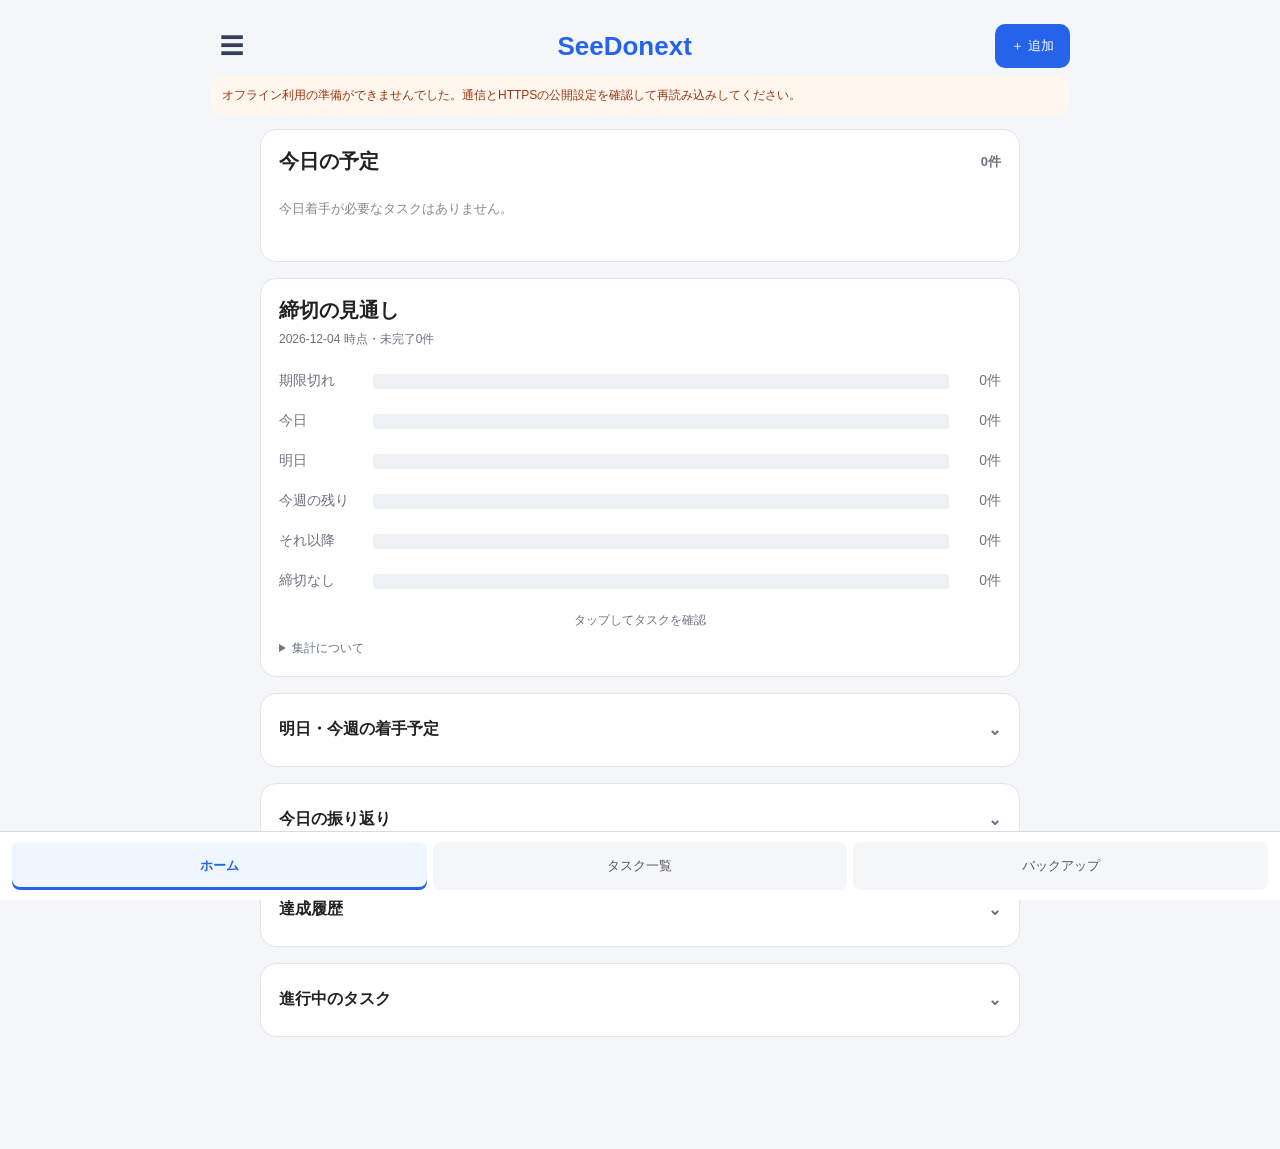
<file: index.html>
<!doctype html>
<html lang="ja">
  <head>
    <meta charset="UTF-8" />
    <meta name="viewport" content="width=device-width, initial-scale=1.0" />
    <title>SeeDonext（セドネクスト）</title>
    <meta name="theme-color" content="#2563eb" />
    <meta name="apple-mobile-web-app-capable" content="yes" />
    <meta name="apple-mobile-web-app-title" content="SeeDonext" />
    <link rel="manifest" href="manifest.webmanifest" />
    <link rel="apple-touch-icon" sizes="180x180" href="icons/apple-touch-icon.png" />
    <link rel="stylesheet" href="style.css" />
  </head>

  <body>
    <header class="app-header">
      <button id="menuButton" type="button" aria-label="分類と案内のメニュー" aria-haspopup="dialog" aria-controls="taskMenu">☰</button><h1>SeeDonext</h1><button id="openAddButton" type="button">＋ 追加</button>

    </header>
    <div class="pwa-status" role="status">
      <span id="pwaStatus">オフライン利用の準備状況を確認しています。</span>
      <button id="pwaUpdate" type="button" hidden>更新する</button>
    </div>
    <p id="storageMessage" role="status" hidden></p>
    <aside id="installHint" class="install-hint" aria-label="ホーム画面への追加案内" hidden>
      <span>ホーム画面に追加すると、アプリのように使えます。</span>
      <button id="viewInstallGuide" type="button">追加方法を見る</button>
      <button id="dismissInstallHint" type="button" aria-label="追加の案内を閉じる">閉じる</button>
    </aside>


    <datalist id="categoryOptions"><option value="大学"></option><option value="仕事"></option><option value="私生活"></option><option value="生活"></option></datalist>

    <main class="app-container">
      <!-- ===== ホーム画面 ===== -->

      <div id="homeScreen">
        <div id="homeCategoryNotice" class="filter-notice" hidden><span id="homeCategoryLabel" role="status"></span><button id="clearHomeCategory" type="button">すべてに戻す</button></div>
        <div class="taskflow-layout">
          <!-- 左側：タスク追加エリア -->
          <aside class="taskflow-sidebar">


            <!-- ===== 達成履歴 ===== -->

            <!-- ===== 達成履歴 ===== -->

            <!-- ===== 達成履歴 ===== -->
            <div id="desktopCompletedSlot">
            <section id="completedPanel" class="completed-panel completed-preview">
              <h2>達成履歴</h2>

              <ul id="completedList"></ul>

              <button
                id="viewAllCompletedButton"
                class="view-all-button"
                type="button"
                hidden
              >
                すべての達成タスクを見る
              </button>
            </section>
            </div>
          </aside>

          <!-- 右側：メインコンテンツ -->
          <div class="taskflow-main">
            <!-- ===== 今日のプラン ===== -->

            <section class="daily-plan-panel">
              <div class="home-section-heading"><h2>今日の予定</h2><strong id="todayCount">0件</strong></div>
              <ul id="todayTaskList"></ul>
              <p id="todayEmptyMessage" hidden>今日着手が必要なタスクはありません。</p>
              <button id="showMoreTodayButton" class="view-all-button" type="button" hidden></button>
              <section id="completionChecksSection" class="suggested-tasks" hidden>
                <div class="home-section-heading"><h3>完了を確認</h3><strong id="completionChecksCount"></strong></div>
                <p>進捗100％の未完了タスクです。詳細を開き、完了を確認してください。今日の作業予定・おすすめとは別です。</p>
                <ul id="completionChecksList"></ul>
              </section>
              <section id="suggestedTasksSection" class="suggested-tasks" hidden>
                <div class="home-section-heading"><h3>余裕があれば</h3><strong id="suggestedTasksCount"></strong></div>
                <p>予定のないタスクからのおすすめです。「今日の予定の残り」には含みません。</p>
                <ul id="suggestedTaskList"></ul>
              </section>
            </section>
            <section class="deadline-chart-panel" aria-labelledby="deadlineChartTitle">
              <h2 id="deadlineChartTitle">締切の見通し</h2>
              <p id="deadlineChartSummary"></p>
              <div id="deadlineChart"></div>
              <p class="chart-hint">タップしてタスクを確認</p>
              <details class="chart-explanation"><summary>集計について</summary><p>今日やることは着手予定、このグラフは終える締切です。未完了を重複なしで集計します。未完了の子がある親は数えず、小さなタスクを数えます。子の締切がない場合は親の締切を集計に使います。件数は作業量の目安ではありません。</p></details>
            </section>
            <details class="home-accordion"><summary>明日・今週の着手予定</summary>
              <div class="daily-task-panel"><h3>明日 <span id="tomorrowCount"></span></h3><ul id="tomorrowTaskList"></ul></div>
              <div class="daily-task-panel"><h3>今週（今日・明日を除く） <span id="weekCount"></span></h3><ul id="weekTaskList"></ul></div>
            </details>

            <!-- ===== デイリーレビュー ===== -->
            <details class="daily-review-panel home-accordion"><summary>今日の振り返り</summary>

              <div class="review-summary">
                <div class="review-summary-card">
                  <span>今日完了したタスク</span>
                  <strong id="reviewCompletedCount">0件</strong>
                </div>

                <div class="review-summary-card">
                  <span>今日の予定の残り</span>
                  <strong id="reviewRemainingCount">0件</strong>
                </div>
              </div>

              <div class="review-card">
                <h3>今日完了したこと</h3>

                <ul id="reviewCompletedList"></ul>

                <p id="reviewCompletedEmpty" hidden>
                  今日完了したタスクはまだありません。
                </p>
              </div>

              <div class="review-card">
                <h3>今日の予定の残り</h3>
                <p class="field-help">「余裕があれば」のおすすめは、この件数に含みません。</p>

                <ul id="reviewRemainingList"></ul>

                <p id="reviewRemainingEmpty" hidden>
                  今日の予定に残っているタスクはありません。
                </p>
              </div>

              <div class="review-card">
                <h3><label for="reviewMemo">明日に向けたメモ</label></h3>
                <p id="reviewDate"></p>

                <textarea
                  id="reviewMemo"
                  placeholder="今日できたこと、反省、明日やりたいことなど..."
                  rows="5"
                ></textarea>

                <button id="saveReviewButton" type="button">
                  振り返りを保存
                </button>

                <p id="reviewSaveMessage" hidden>振り返りを保存しました！</p>
              </div>
            </details>

            <!-- ===== 進行中のタスク ===== -->
            <details class="home-accordion"><summary>達成履歴</summary><div id="mobileCompletedSlot"></div></details>
            <details class="task-list-panel home-accordion"><summary>進行中のタスク</summary>
              <h2>
                進行中のタスク
                <span id="taskCount"></span>
              </h2>

              <ul id="taskList"></ul>

              <button id="viewAllButton" class="view-all-button">
                すべてのタスクを見る
              </button>
            </details>
          </div>
          <!-- taskflow-main -->
        </div>
        <!-- taskflow-layout -->
      </div>
      <!-- homeScreen -->

      <!-- ===== すべてのタスク画面 ===== -->

      <!-- ===== すべてのタスク画面 ===== -->
      <section id="allTasksScreen" hidden>
        <div class="all-tasks-header">
          <button id="backButton" class="back-button">← ホームに戻る</button>

          <h2>すべてのタスク</h2>
          <p id="allTasksCount"></p><details class="count-explanation"><summary>件数の補足</summary><p id="allTasksCountDetails"></p></details><p id="deadlineFilterStatus" role="status" hidden></p><button id="clearDeadlineFilter" type="button" hidden>締切の絞り込みを解除</button>
        </div>

        <!-- 検索・並び替え・絞り込み -->
        <div id="allCategoryNotice" class="filter-notice" hidden><span id="allCategoryLabel" role="status"></span><button id="clearAllCategory" type="button">解除</button></div>
        <div class="task-controls">
          <div class="control-field">
            <label for="taskSearch">タスクを検索</label>
            <input type="search" id="taskSearch" placeholder="タスク名を入力" />
          </div>
          <div class="control-field"><label for="listCategorySelect">分類</label><select id="listCategorySelect"><option value="">すべて</option></select></div>

          <div class="control-field">
            <label for="taskSort">並び順</label>
            <select id="taskSort">
              <option value="recommendation">おすすめ順（優先度スコア順）</option>
              <option value="deadline" selected>締切が近い順</option>
              <option value="priority">重要度が高い順</option>
              <option value="progress">進捗率が高い順</option>
            </select>
          </div>

          <div class="control-field">
            <label for="taskFilter">絞り込み</label>
            <select id="taskFilter">
              <option value="all">すべて</option>
              <option value="hasDeadline">締切あり</option>
              <option value="noDeadline">締切なし</option>
            </select>
          </div>
        </div>

        <div class="list-toolbar">
          <span id="selectionModeHint" class="field-help">選択モードでまとめて操作できます</span>
          <button id="toggleSelectionButton" type="button" aria-pressed="false">選択モード</button>
        </div>
        <div id="bulkActions" class="bulk-actions" hidden>
          <p>検索・分類・締切・並び順・ページを変更すると選択を解除します。</p>
          <div class="bulk-selection-controls">
          <button id="selectPageButton" type="button">このページを全選択</button>
          <button id="clearSelectionButton" type="button">選択解除</button>
          <span id="selectionCount" role="status">0件選択</span>
          <button id="exitSelectionButton" type="button">選択を終了</button>
          </div>
          <div class="bulk-task-buttons" role="group" aria-label="選択したタスクの操作">
          <button id="bulkCompleteButton" type="button">選択分を完了</button>
          <button id="bulkMigrateButton" type="button">選択分を明日へ移行</button>
          <button id="bulkDeleteButton" type="button">選択分を削除</button>
          </div>
          <p id="bulkResult" role="status"></p>
        </div>
        <nav class="list-pagination" aria-label="タスク一覧のページ（上部）"><button id="previousPageTop" type="button">前へ</button><span id="pageStatusTop"></span><button id="nextPageTop" type="button">次へ</button></nav>
        <ul id="allTasksList"></ul>
        <nav class="list-pagination" aria-label="タスク一覧のページ">
          <button id="previousPage" type="button">前へ</button><span id="pageStatus" role="status"></span><button id="nextPage" type="button">次へ</button>
        </nav>

        <p id="emptyTaskMessage" hidden>条件に一致するタスクはありません。</p>
      </section>
<section id="backupScreen" hidden tabindex="-1"><h2>バックアップ・使い方</h2>    <section class="backup-controls" aria-label="データ管理">
      <button id="exportButton" type="button" aria-controls="backupPreview" aria-expanded="false">バックアップを作成・保存</button>
      <button id="importButton" type="button">バックアップから復元</button>
      <input id="importFile" type="file" accept=".json,application/json" hidden />
      <p>復元すると現在の全データを置き換えます。先にバックアップを保存してください。</p>
      <details class="info-panel">
        <summary>コピーした文章から復元する</summary>
        <p>別のブラウザーから持ち出したバックアップ全文を貼り付けてください。現在の全データを置き換える前に確認します。</p>
        <label for="importBackupText">バックアップ全文（JSON）</label>
        <textarea id="importBackupText" rows="5" spellcheck="false" autocapitalize="off"></textarea>
        <button id="importTextButton" type="button">この文章から復元する</button>
      </details>
      <div id="backupPreview" class="info-panel" hidden>
        <h2>データの控えを保存する</h2>
        <button id="closeBackupButton" type="button">閉じる</button>
        <p id="backupSummary"></p>
        <ul id="backupTaskPreview"></ul>
        <button id="shareBackupButton" type="button" hidden>共有メニューから保存</button>
        <button id="downloadBackupButton" type="button">ファイルをダウンロード</button>
        <div id="lineBackupNotice" hidden>
          <p>LINE内ブラウザーではファイル保存が動かない場合があります。この画面では文章のコピーでデータを持ち出してください。</p>
          <ol>
            <li>下の「バックアップ全文をコピー」を押します。失敗したら文章欄を長押しして全選択・コピーします。</li>
            <li>LINEのメニューから外部ブラウザー（iPhoneはSafariなど）で同じURLを開きます。</li>
            <li>「コピーした文章から復元する」に全文を貼り付け、確認して復元します。その後、ファイルとして保存できます。</li>
          </ol>
          <p>LINE内とSafari・ホーム画面アプリでは保存場所が異なる場合があります。新しい画面でタスクを確認するまで、元のデータを削除しないでください。復元先に既存タスクがある場合は先にそちらもバックアップしてください。</p>
        </div>
        <details id="backupTextDetails">
          <summary>保存できない場合：バックアップを文章でコピー</summary>
          <p>全文をコピーしてメモアプリなどに保管できます。共有相手に内容を読まれるため、グループトークなどには送らないでください。</p>
          <label for="backupText">バックアップ全文（変更せずにコピー）</label>
          <textarea id="backupText" rows="5" readonly spellcheck="false"></textarea>
          <button id="copyBackupButton" type="button">バックアップ全文をコピー</button>
        </details>
        <p>iPhoneでは「共有メニューから保存」→「ファイルに保存」を選びます。最後に「ファイル」アプリで、SeeDonextで始まるJSONファイルがあるか確認してください。</p>
        <p>外部アプリを開く確認だけで終わる場合は、Safariまたはホーム画面のSeeDonextで開き直して試してください。ダウンロード後は「ファイル」アプリのダウンロード先を確認します。</p>
        <p>このファイルは暗号化されていません。タスクやメモを含むため、保存先や共有相手に注意してください。</p>
        <p id="backupSaveStatus" role="status"></p>
      </div>
    </section>    <section class="app-guides" aria-label="使い方とデータについて">
      <details id="usageGuide">
        <summary>使い方</summary>
        <section id="installGuide" tabindex="-1" class="install-guide" aria-labelledby="installGuideTitle">
          <h3 id="installGuideTitle">スマホにアプリとして追加する方法</h3>
          <p>ホーム画面のアイコンから開くと、アドレスバーのないアプリ風の画面で使えます。初回はオンラインで開き、「オフライン利用可能」の表示を確認してください。</p>
          <h4>iPhone（Safari）</h4>
          <ol><li>SafariでSeeDonextを開きます。LINE内で開いている場合は、メニューからSafariなどの外部ブラウザーで開いてください。</li><li>共有メニューを開きます。</li><li>「ホーム画面に追加」を選びます。</li><li>表示される場合は「Webアプリとして開く」を有効にして追加します。</li></ol>
          <h4>Android（Chrome）</h4>
          <ol><li>ChromeでSeeDonextを開きます。</li><li>右上などのメニューを開きます。</li><li>「アプリをインストール」または「ホーム画面に追加」を選びます。「インストールしてショートカットを作成」などの表示の場合もあります。</li></ol>
          <p>OSやブラウザーのバージョンによって、名称や位置が異なります。追加後はホーム画面のSeeDonextアイコンから起動してください。Safari・Chromeの通常画面でアドレスバーを強制的に消すことはしません。</p>
          <h4>今のデータを安全に移すには</h4>
          <ol><li>現在タスクが見える画面で「バックアップ」から全データの控えを保存します。ファイルが実際に保存されていることを確認してください。</li><li>ホーム画面へ追加し、そのアイコンから一度オンラインで起動します。</li><li>データが表示されない場合だけ、控えを新しい画面で復元します。復元は現在の全データを置き換えるため、新しい画面にもデータがある場合は先にそちらも保存します。</li><li>タスク・メモ・予定日を確認するまで、元のブラウザーのデータを削除しないでください。</li></ol>
          <p>Safari・ホーム画面アプリ・LINE内ブラウザーでは保存場所が分かれる場合があります。自動同期はありません。ファイル保存が使えない場合はバックアップ全文のコピー・貼り付けで移せます。コピーした控えには個人情報が含まれるため、他の人には送らないでください。</p>
        </section>
        <ol>
          <li>上部の「＋追加」で入力画面を開き、タスク名を入力します。締切は終える期限、予定日は取り組む日です。どちらも任意です。</li>
          <li>分類は「大学」「仕事」「私生活」などを選ぶか、自分で入力できます。左上の☰メニューで表示する分類を切り替えます。</li>
          <li>重要度と作業規模を選び、「タスクを追加」を押します。作業規模の目安は短い1日・普通2日・長い4日・かなり長い7日です。</li>
          <li>予定日があればその日を優先し、なければ締切と残り作業量から着手日を提案します。締切を過ぎたものは今日に表示します。</li>
          <li>締切・予定日がないタスクは、今日のタスクが少ないときだけ「余裕があれば」と表示します。それ以外も全タスク一覧で確認できます。</li>
          <li>優先スコアは締切・重要度・残り作業量・進捗による目安です。進捗100％になっても、最後に「完了」を押します。</li>
          <li>「明日へ移行」で予定を明日に変更できます。間違えたら「移行を取り消す」で戻せます。</li>
          <li>タスクは「タスクを追加」「変更を保存」や各操作ボタンで保存します。タスクメモは「メモを保存」、振り返りメモは「振り返りを保存」を押してください。バックアップには未保存のタスクメモは含まれません。</li>
          <li>追加画面を閉じても入力途中の内容は残り、「＋追加」で再開できます。同じタブでは入力途中の一時退避も行いますが、スマホの強制終了やブラウザー設定によって復元できない場合があります。画面を離れる前に保存してください。予定日に自動通知する機能はまだありません。</li>
        </ol>
      </details>
      <details id="privacyGuide">
        <summary>データの保存先・安全性・バックアップ</summary>
        <p>入力したタスクとメモは、この端末のブラウザー・ホーム画面アプリ内に保存します。現在、タスクやメモをサーバーへ送る処理や、他の利用者との自動共有・端末間同期はありません。画面ファイルの取得や更新には通信します。</p>
        <p>端末内保存は暗号化された保管庫として設計していません。共用端末や機密情報の登録には注意してください。端末の故障、サイトデータの削除、保存領域の整理などで失われる可能性があります。</p>
        <p>バックアップは、タスクと振り返りメモの「控え」を端末の外にも残せるJSONファイルです。分類で絞っていても全データを含みます。定期的に保存し、公開リポジトリにはアップロードしないでください。</p>
        <p>復元は、控えの内容で現在の全データを置き換える操作です。読み込む前に確認画面が出ます。URL・端末・起動方法によって保存先が異なる場合は、バックアップで移せます。</p>
      </details>
    </section></section>
    </main>

    <!-- ===== タスク編集画面 ===== -->
    <div id="editModal" class="edit-modal" role="dialog" aria-modal="true" aria-labelledby="editTitle" hidden>
      <div class="edit-modal-content">
        <h2 id="editTitle">タスクを編集</h2>

        <label for="editTaskInput">タスク名</label>
        <input type="text" id="editTaskInput" />
        <p id="editTaskMessage" role="status" hidden></p>
        <label for="editParentInput">大きなタスク（任意）</label>
        <input id="editParentSearch" type="search" placeholder="親タスク名を検索" aria-label="編集する親タスクの候補を検索" />
        <select id="editParentInput"><option value="">独立したタスク</option></select>

        <label for="editDeadlineInput">締切</label>
        <input type="date" id="editDeadlineInput" />
        <label class="deadline-option"><input type="checkbox" id="editNoDeadlineInput" />締切を決めない</label>
        <label for="editPlannedDateInput">取り組む予定日（任意）</label>
        <input type="date" id="editPlannedDateInput" />
        <label for="editCategoryInput">分類（任意・自由入力）</label>
        <input type="text" id="editCategoryInput" list="categoryOptions" maxlength="40" />
        <div id="editCategorySuggestions" class="category-suggestions" role="group" aria-label="既存の分類を選ぶ"></div>

        <label for="editPriorityInput">重要度</label>
        <select id="editPriorityInput">
          <option value="high">高</option>
          <option value="medium">中</option>
          <option value="low">低</option>
        </select>

        <label for="editSizeInput">作業規模</label>
        <select id="editSizeInput">
          <option value="short">短い</option>
          <option value="normal">普通</option>
          <option value="long">長い</option>
          <option value="veryLong">かなり長い</option>
        </select>
        <p class="field-help">規模は開始日を提案するための粗い目安です。短い1日・普通2日・長い4日・かなり長い7日を基に、進捗に応じて残り日数を切り上げます。終日作業する日数や所要時間を保証するものではありません。</p>

        <div class="edit-modal-buttons">
          <button id="cancelEditButton" type="button">キャンセル</button>

          <button id="saveEditButton" type="button">変更を保存</button>
        </div>
      </div>
    </div>

<dialog id="addTaskModal" class="task-dialog" aria-labelledby="addTaskTitle">            <section class="task-form-panel">
              <h2 id="addTaskTitle">＋ 新しいタスク</h2>
              <p id="addTaskMessage" role="status" hidden></p>

              <div class="task-form">
                <label for="taskInput">タスク名</label>
                <input
                  type="text"
                  id="taskInput"
                  placeholder="やることを入力"
                />

                <label for="deadlineInput">締切</label>
                <input type="date" id="deadlineInput" />
                <label class="deadline-option"><input type="checkbox" id="noDeadlineInput" />締切を決めない</label>
                <p class="field-help">必須はタスク名だけです。日付を空にするか「締切を決めない」で締切なしにできます。初期値は重要度「中」、作業規模「普通」です。</p>
                <details id="addTaskAdvanced"><summary>詳しく設定（任意）</summary><div class="task-form">
                <label for="parentInput">大きなタスク（任意）</label>
                <input id="parentSearch" type="search" placeholder="親タスク名を検索" aria-label="親タスクの候補を検索" />
                <select id="parentInput"><option value="">独立したタスク</option></select>
                <label for="plannedDateInput">取り組む予定日（任意）</label>
                <input type="date" id="plannedDateInput" />
                <label for="categoryInput">分類（任意・自由入力）</label>
                <input type="text" id="categoryInput" list="categoryOptions" maxlength="40" placeholder="大学・仕事・私生活など" />
                <div id="categorySuggestions" class="category-suggestions" role="group" aria-label="既存の分類を選ぶ"></div>

                <label for="priorityInput">重要度</label>
                <select id="priorityInput">
                  <option value="high">高</option>
                  <option value="medium" selected>中</option>
                  <option value="low">低</option>
                </select>

                <label for="sizeInput">作業規模</label>
                <select id="sizeInput">
                  <option value="short">短い</option>
                  <option value="normal" selected>普通</option>
                  <option value="long">長い</option>
                  <option value="veryLong">かなり長い</option>
                </select>

<p class="field-help">規模は開始日を提案する粗い目安です。短い1日・普通2日・長い4日・かなり長い7日を基に進捗から残り日数を切り上げます。終日作業する日数や所要時間を保証するものではありません。</p></div></details>
                <button id="addButton">タスクを追加</button>
              </div>
            </section><button id="cancelAddButton" type="button">閉じる</button></dialog>
    <dialog id="taskMenu" class="task-dialog task-menu" aria-labelledby="taskMenuTitle">
      <div class="drawer-heading"><h2 id="taskMenuTitle">表示する分類</h2><button id="closeMenuButton" type="button" aria-label="分類メニューを閉じる">×</button></div>
      <p class="field-help">未完了のタスク</p>
      <div class="category-controls">
        <div id="categoryTabs" class="category-tabs" role="group" aria-label="表示するタスクの分類"></div>
        <p id="categoryStatus" role="status"></p>
      </div>
      <div class="drawer-guides"><button id="menuHelpButton" type="button">？　使い方　›</button><button id="menuPrivacyButton" type="button">ⓘ　データの保存について　›</button></div>
      <p class="drawer-note">分類はホームと一覧に反映されます。親子タスクはタスクカードの中で確認できます。</p>
    </dialog>
    <div id="completionUndo" class="completion-undo" hidden>
      <span id="completionUndoMessage" role="status"></span>
      <button id="undoCompletionButton" type="button">元に戻す</button>
      <button id="dismissCompletionUndo" type="button" aria-label="完了通知を閉じる">閉じる</button>
    </div>
    <nav class="bottom-nav" aria-label="メインメニュー">
      <button type="button" data-screen="home" aria-current="page">ホーム</button>
      <button type="button" data-screen="all">タスク一覧</button>
      <button type="button" data-screen="backup">バックアップ</button>
    </nav>
    <script src="recommendation.js"></script>
    <script src="script.js"></script>
    <script src="pwa.js"></script>
  </body>
</html>
</file>
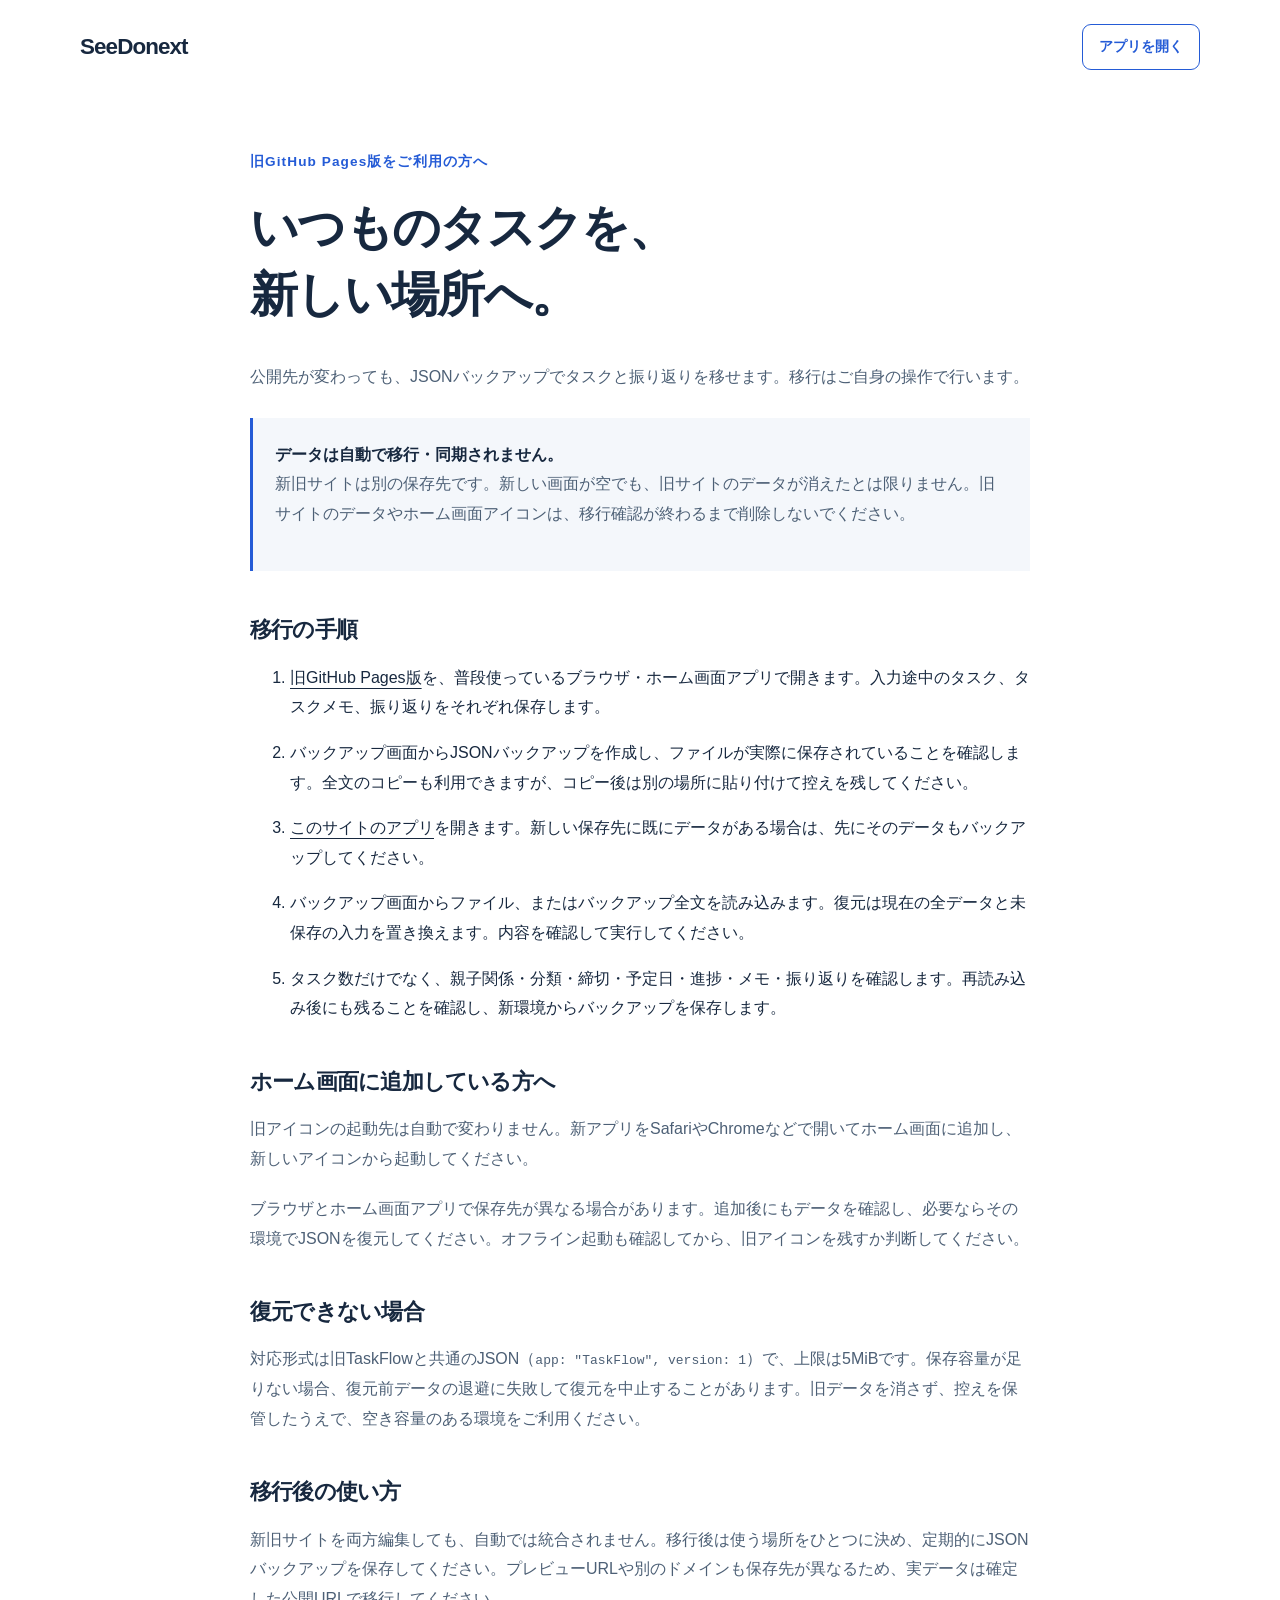
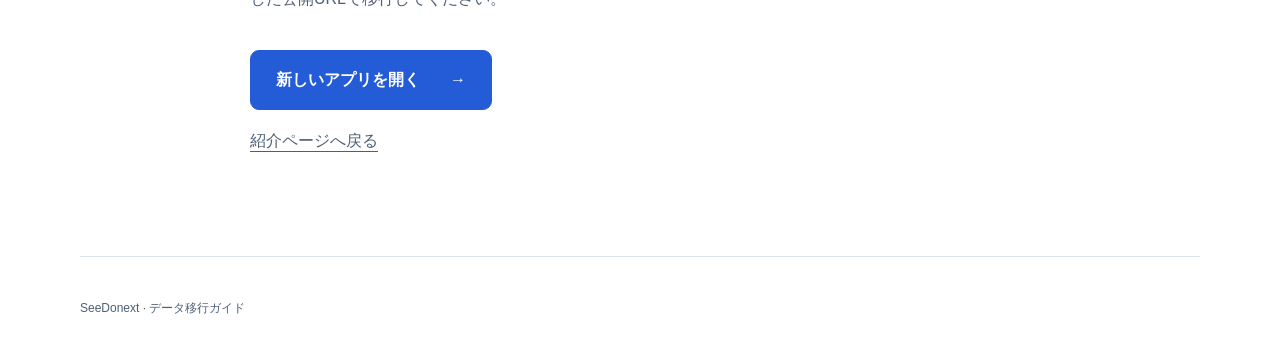
<file: landing/migration/index.html>
<!doctype html>
<html lang="ja"><head><meta charset="utf-8"><meta name="viewport" content="width=device-width, initial-scale=1"><meta name="description" content="SeeDonextの旧GitHub Pages版から、JSONバックアップでデータを移す手順。"><title>データの移行について｜SeeDonext</title><link rel="stylesheet" href="../landing.css"></head>
<body><a class="skip-link" href="#main">本文へスキップ</a><header class="site-header wrap"><a class="brand" href="../">SeeDonext</a><a class="button button-small button-outline" href="../app/">アプリを開く</a></header><main id="main" class="document wrap"><p class="eyebrow">旧GitHub Pages版をご利用の方へ</p><h1>いつものタスクを、<br>新しい場所へ。</h1><p>公開先が変わっても、JSONバックアップでタスクと振り返りを移せます。移行はご自身の操作で行います。</p><div class="notice"><strong>データは自動で移行・同期されません。</strong><p>新旧サイトは別の保存先です。新しい画面が空でも、旧サイトのデータが消えたとは限りません。旧サイトのデータやホーム画面アイコンは、移行確認が終わるまで削除しないでください。</p></div><h2>移行の手順</h2><ol><li><a href="https://yuu91.github.io/TaskFlow/">旧GitHub Pages版</a>を、普段使っているブラウザ・ホーム画面アプリで開きます。入力途中のタスク、タスクメモ、振り返りをそれぞれ保存します。</li><li>バックアップ画面からJSONバックアップを作成し、ファイルが実際に保存されていることを確認します。全文のコピーも利用できますが、コピー後は別の場所に貼り付けて控えを残してください。</li><li><a href="../app/">このサイトのアプリ</a>を開きます。新しい保存先に既にデータがある場合は、先にそのデータもバックアップしてください。</li><li>バックアップ画面からファイル、またはバックアップ全文を読み込みます。復元は現在の全データと未保存の入力を置き換えます。内容を確認して実行してください。</li><li>タスク数だけでなく、親子関係・分類・締切・予定日・進捗・メモ・振り返りを確認します。再読み込み後にも残ることを確認し、新環境からバックアップを保存します。</li></ol><h2>ホーム画面に追加している方へ</h2><p>旧アイコンの起動先は自動で変わりません。新アプリをSafariやChromeなどで開いてホーム画面に追加し、新しいアイコンから起動してください。</p><p>ブラウザとホーム画面アプリで保存先が異なる場合があります。追加後にもデータを確認し、必要ならその環境でJSONを復元してください。オフライン起動も確認してから、旧アイコンを残すか判断してください。</p><h2>復元できない場合</h2><p>対応形式は旧TaskFlowと共通のJSON（<code>app: "TaskFlow", version: 1</code>）で、上限は5MiBです。保存容量が足りない場合、復元前データの退避に失敗して復元を中止することがあります。旧データを消さず、控えを保管したうえで、空き容量のある環境をご利用ください。</p><h2>移行後の使い方</h2><p>新旧サイトを両方編集しても、自動では統合されません。移行後は使う場所をひとつに決め、定期的にJSONバックアップを保存してください。プレビューURLや別のドメインも保存先が異なるため、実データは確定した公開URLで移行してください。</p><a class="button" href="../app/">新しいアプリを開く <span aria-hidden="true">→</span></a><p><a href="../">紹介ページへ戻る</a></p></main><footer class="site-footer wrap"><p>SeeDonext · データ移行ガイド</p></footer></body></html>
</file>
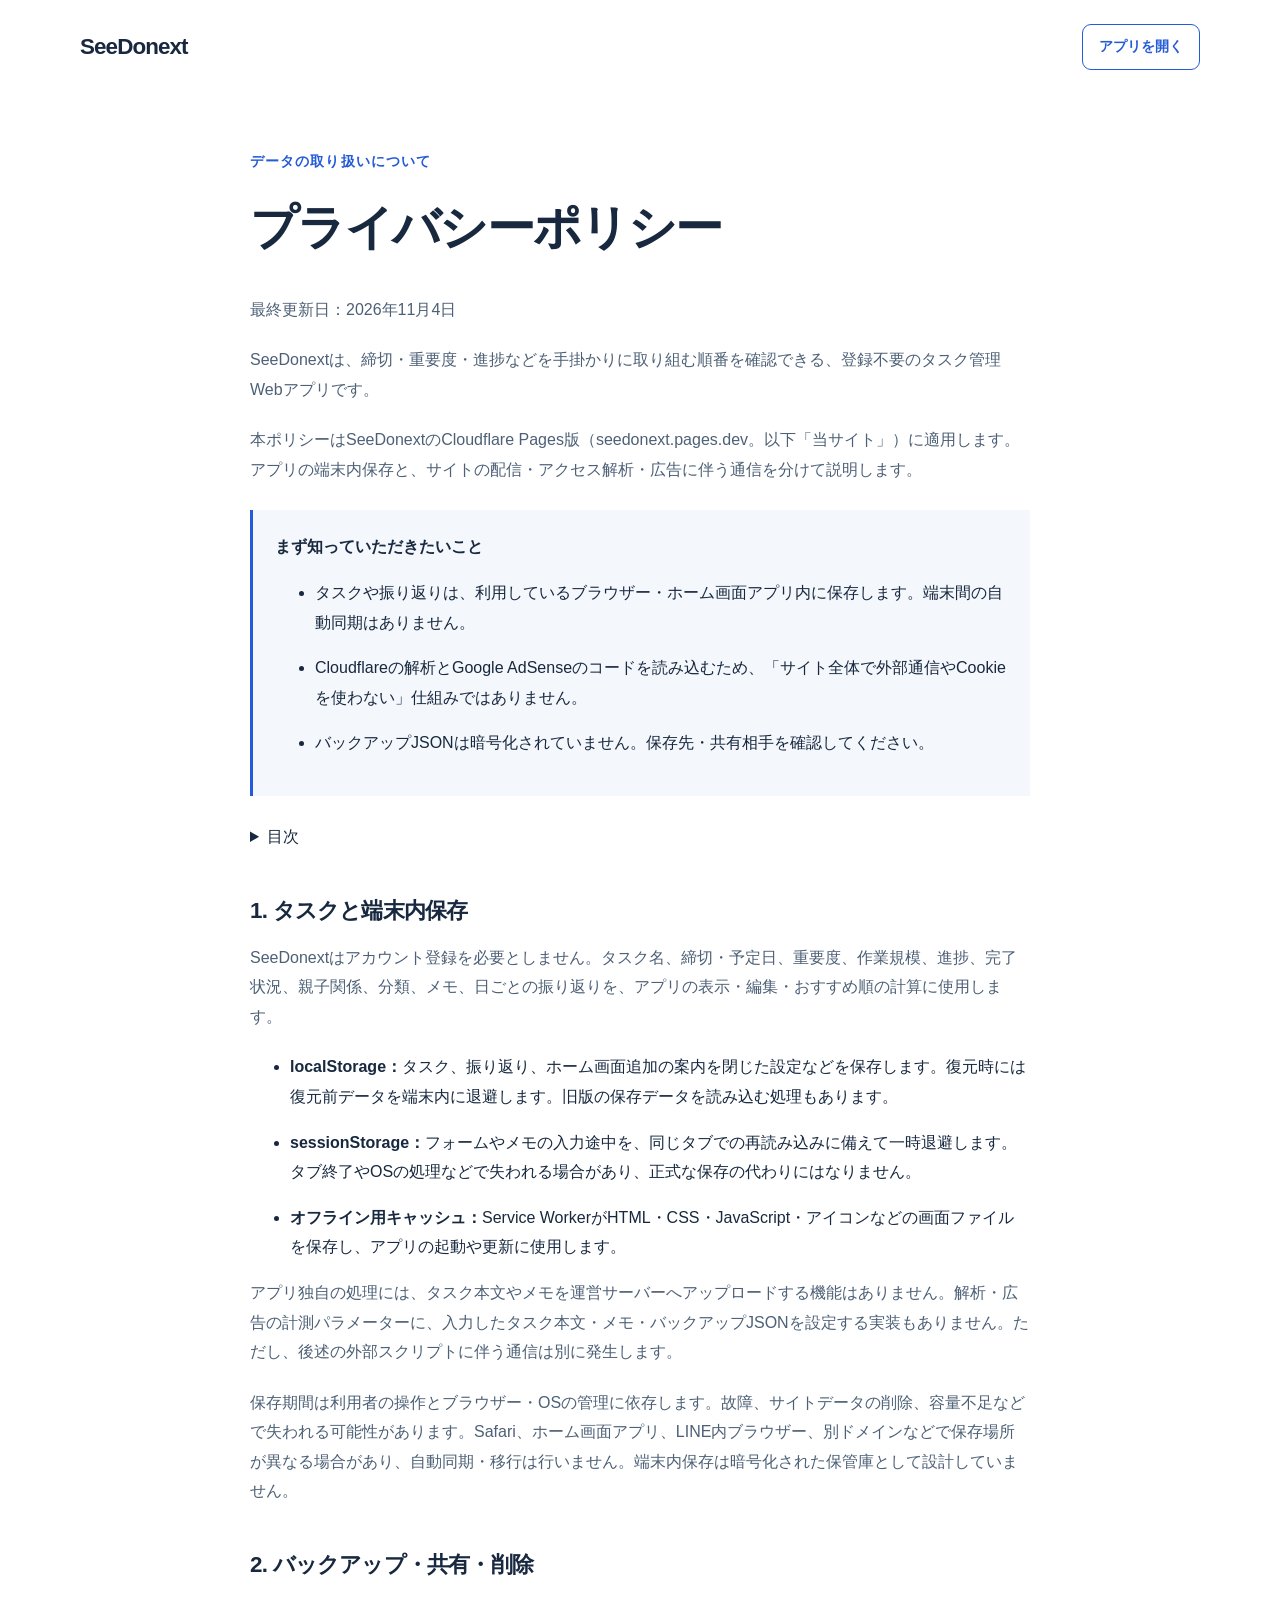
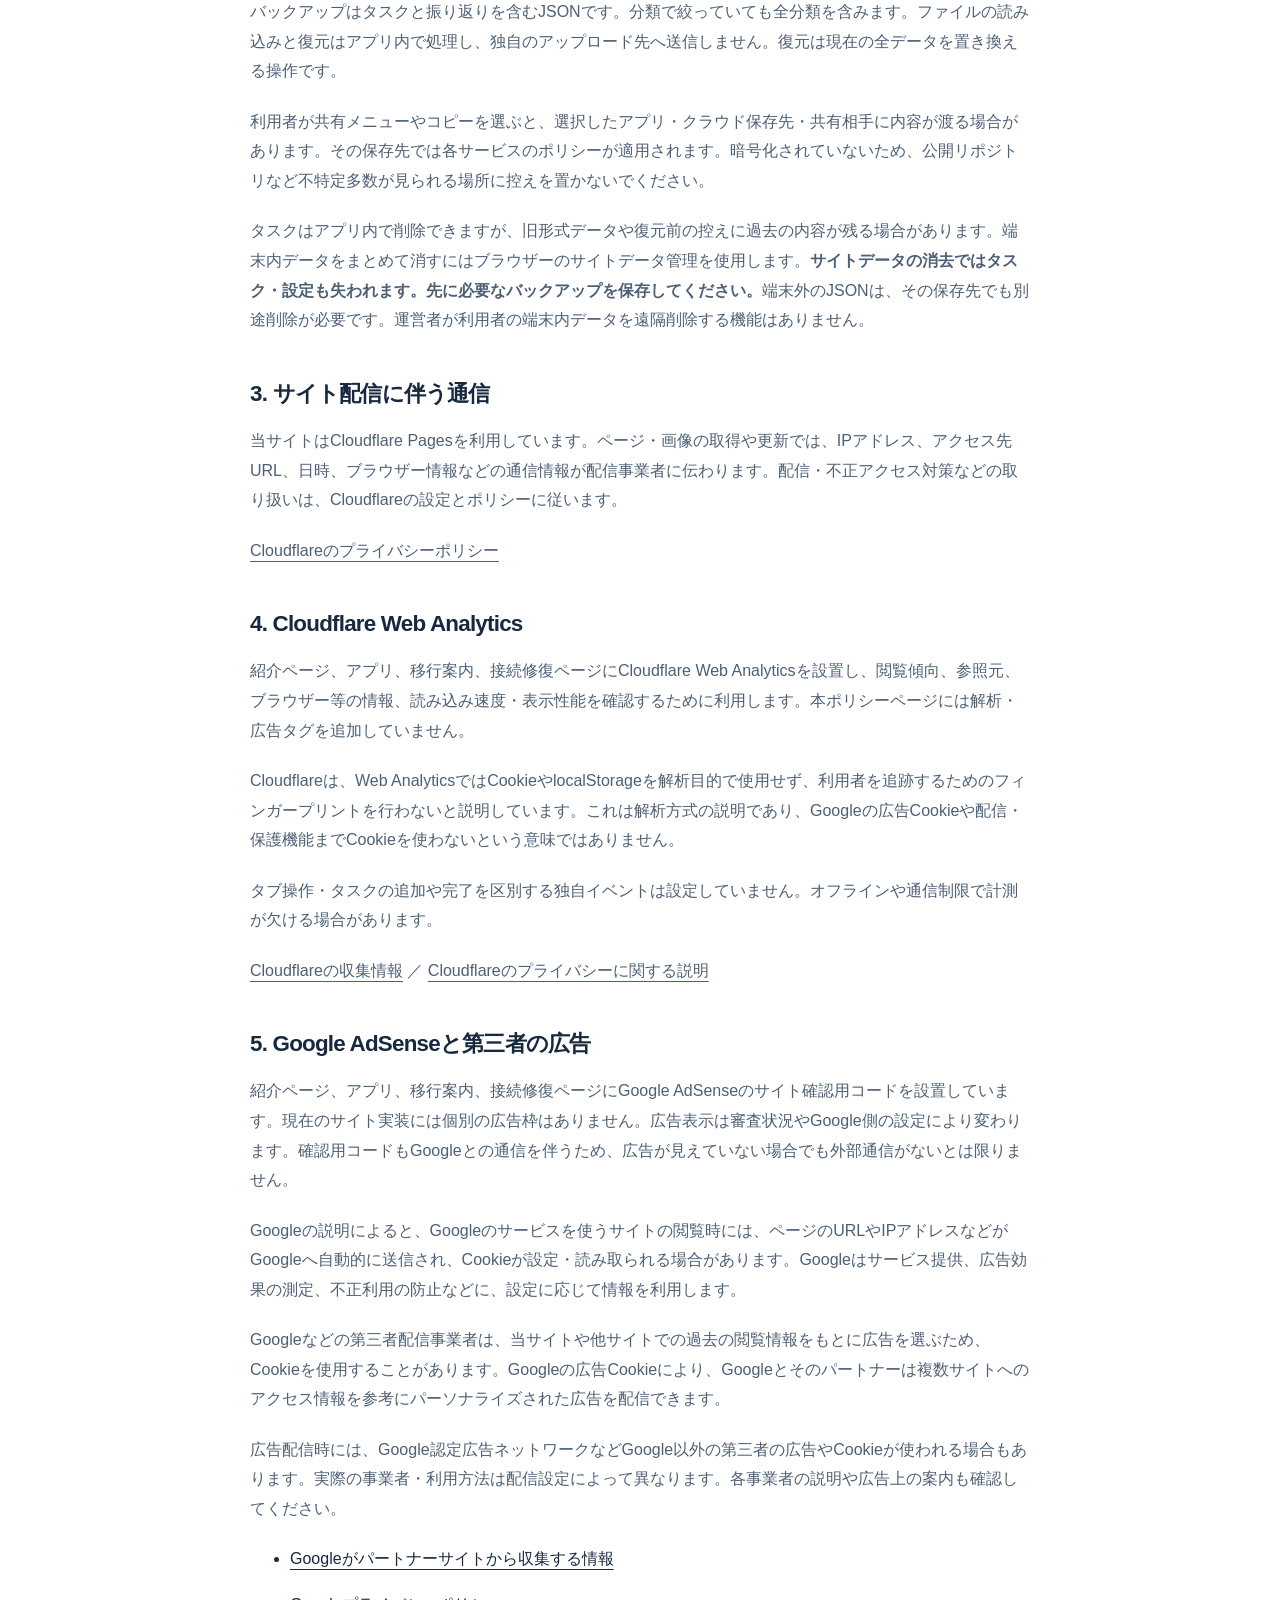
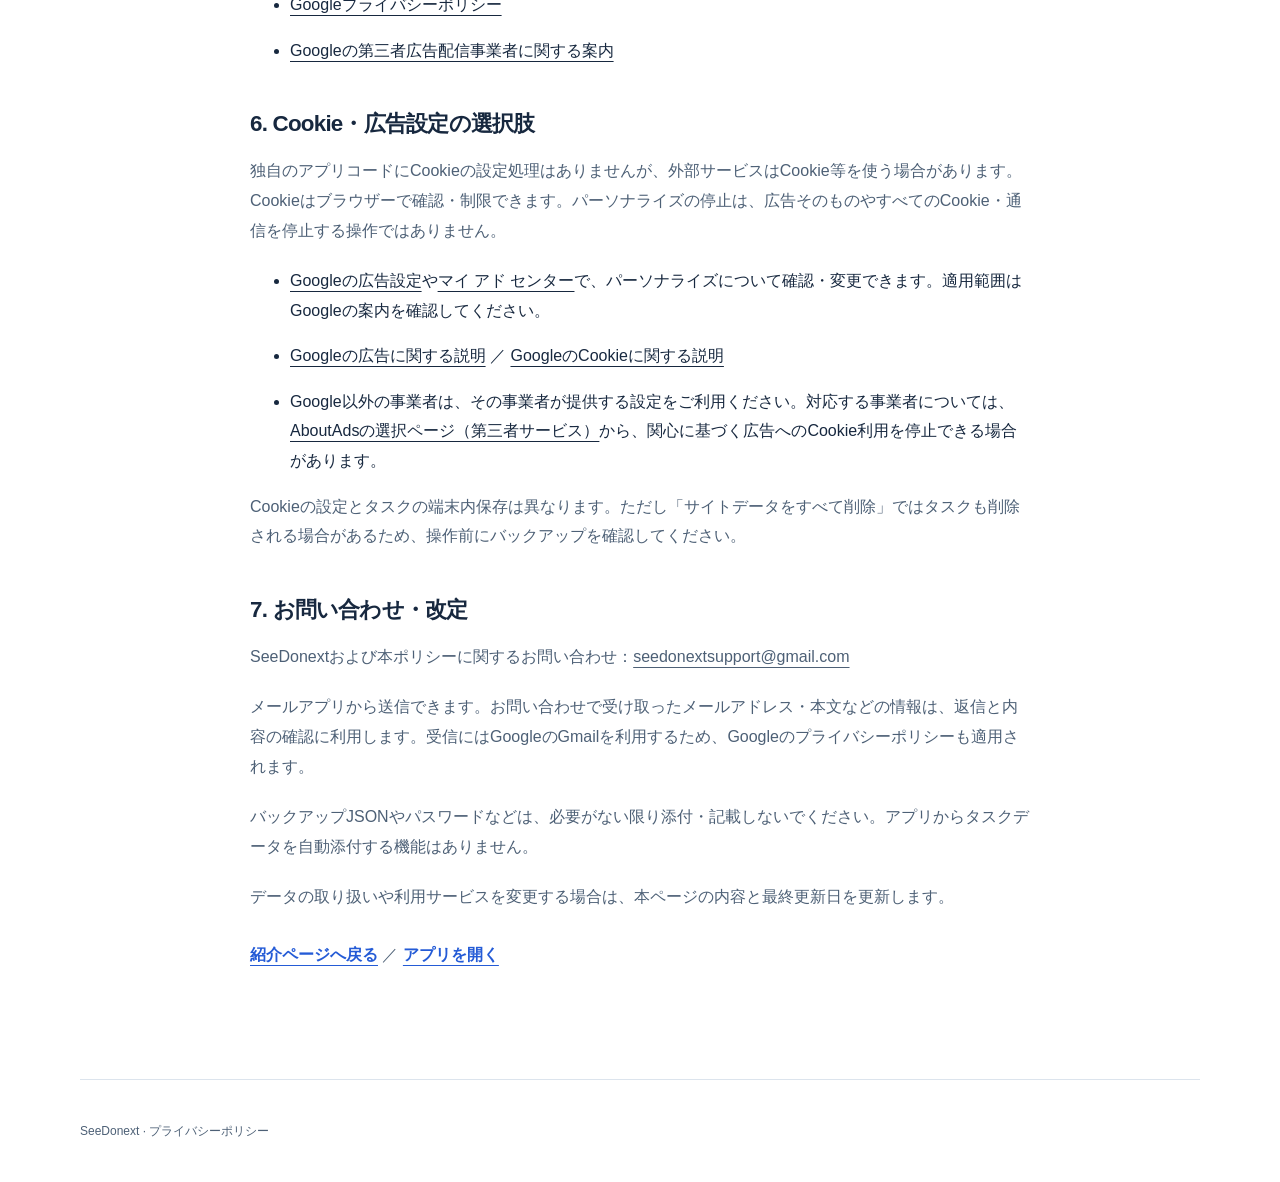
<file: landing/privacy/index.html>
<!doctype html>
<html lang="ja">
<head>
  <meta charset="utf-8">
  <meta name="viewport" content="width=device-width, initial-scale=1">
  <meta name="description" content="SeeDonextのCloudflare Pages版における端末内保存、バックアップ、アクセス解析、広告・Cookieの取り扱いについて。">
  <title>プライバシーポリシー｜SeeDonext</title>
  <link rel="stylesheet" href="../landing.css">
</head>
<body>
  <a class="skip-link" href="#main">本文へスキップ</a>
  <header class="site-header wrap"><a class="brand" href="../">SeeDonext</a><a class="button button-small button-outline" href="../app/">アプリを開く</a></header>
  <main id="main" class="document wrap">
    <p class="eyebrow">データの取り扱いについて</p>
    <h1>プライバシーポリシー</h1>
    <p>最終更新日：<time datetime="2026-11-04">2026年11月4日</time></p>
    <p>SeeDonextは、締切・重要度・進捗などを手掛かりに取り組む順番を確認できる、登録不要のタスク管理Webアプリです。</p>
    <p>本ポリシーはSeeDonextのCloudflare Pages版（seedonext.pages.dev。以下「当サイト」）に適用します。アプリの端末内保存と、サイトの配信・アクセス解析・広告に伴う通信を分けて説明します。</p>
    <div class="notice"><strong>まず知っていただきたいこと</strong><ul><li>タスクや振り返りは、利用しているブラウザー・ホーム画面アプリ内に保存します。端末間の自動同期はありません。</li><li>Cloudflareの解析とGoogle AdSenseのコードを読み込むため、「サイト全体で外部通信やCookieを使わない」仕組みではありません。</li><li>バックアップJSONは暗号化されていません。保存先・共有相手を確認してください。</li></ul></div>
    <nav aria-label="このページの目次"><details><summary>目次</summary><ol><li><a href="#local-data">タスクと端末内保存</a></li><li><a href="#backup">バックアップ・共有・削除</a></li><li><a href="#hosting">サイト配信</a></li><li><a href="#analytics">アクセス解析</a></li><li><a href="#ads">広告と第三者配信</a></li><li><a href="#choices">Cookie・広告設定</a></li><li><a href="#contact">お問い合わせ・改定</a></li></ol></details></nav>
    <section aria-labelledby="local-data"><h2 id="local-data">1. タスクと端末内保存</h2>
      <p>SeeDonextはアカウント登録を必要としません。タスク名、締切・予定日、重要度、作業規模、進捗、完了状況、親子関係、分類、メモ、日ごとの振り返りを、アプリの表示・編集・おすすめ順の計算に使用します。</p>
      <ul><li><strong>localStorage：</strong>タスク、振り返り、ホーム画面追加の案内を閉じた設定などを保存します。復元時には復元前データを端末内に退避します。旧版の保存データを読み込む処理もあります。</li><li><strong>sessionStorage：</strong>フォームやメモの入力途中を、同じタブでの再読み込みに備えて一時退避します。タブ終了やOSの処理などで失われる場合があり、正式な保存の代わりにはなりません。</li><li><strong>オフライン用キャッシュ：</strong>Service WorkerがHTML・CSS・JavaScript・アイコンなどの画面ファイルを保存し、アプリの起動や更新に使用します。</li></ul>
      <p>アプリ独自の処理には、タスク本文やメモを運営サーバーへアップロードする機能はありません。解析・広告の計測パラメーターに、入力したタスク本文・メモ・バックアップJSONを設定する実装もありません。ただし、後述の外部スクリプトに伴う通信は別に発生します。</p>
      <p>保存期間は利用者の操作とブラウザー・OSの管理に依存します。故障、サイトデータの削除、容量不足などで失われる可能性があります。Safari、ホーム画面アプリ、LINE内ブラウザー、別ドメインなどで保存場所が異なる場合があり、自動同期・移行は行いません。端末内保存は暗号化された保管庫として設計していません。</p>
    </section>
    <section aria-labelledby="backup"><h2 id="backup">2. バックアップ・共有・削除</h2>
      <p>バックアップはタスクと振り返りを含むJSONです。分類で絞っていても全分類を含みます。ファイルの読み込みと復元はアプリ内で処理し、独自のアップロード先へ送信しません。復元は現在の全データを置き換える操作です。</p>
      <p>利用者が共有メニューやコピーを選ぶと、選択したアプリ・クラウド保存先・共有相手に内容が渡る場合があります。その保存先では各サービスのポリシーが適用されます。暗号化されていないため、公開リポジトリなど不特定多数が見られる場所に控えを置かないでください。</p>
      <p>タスクはアプリ内で削除できますが、旧形式データや復元前の控えに過去の内容が残る場合があります。端末内データをまとめて消すにはブラウザーのサイトデータ管理を使用します。<strong>サイトデータの消去ではタスク・設定も失われます。先に必要なバックアップを保存してください。</strong>端末外のJSONは、その保存先でも別途削除が必要です。運営者が利用者の端末内データを遠隔削除する機能はありません。</p>
    </section>
    <section aria-labelledby="hosting"><h2 id="hosting">3. サイト配信に伴う通信</h2>
      <p>当サイトはCloudflare Pagesを利用しています。ページ・画像の取得や更新では、IPアドレス、アクセス先URL、日時、ブラウザー情報などの通信情報が配信事業者に伝わります。配信・不正アクセス対策などの取り扱いは、Cloudflareの設定とポリシーに従います。</p>
      <p><a href="https://www.cloudflare.com/privacypolicy/" target="_blank" rel="noopener noreferrer">Cloudflareのプライバシーポリシー</a></p>
    </section>
    <section aria-labelledby="analytics"><h2 id="analytics">4. Cloudflare Web Analytics</h2>
      <p>紹介ページ、アプリ、移行案内、接続修復ページにCloudflare Web Analyticsを設置し、閲覧傾向、参照元、ブラウザー等の情報、読み込み速度・表示性能を確認するために利用します。本ポリシーページには解析・広告タグを追加していません。</p>
      <p>Cloudflareは、Web AnalyticsではCookieやlocalStorageを解析目的で使用せず、利用者を追跡するためのフィンガープリントを行わないと説明しています。これは解析方式の説明であり、Googleの広告Cookieや配信・保護機能までCookieを使わないという意味ではありません。</p>
      <p>タブ操作・タスクの追加や完了を区別する独自イベントは設定していません。オフラインや通信制限で計測が欠ける場合があります。</p>
      <p><a href="https://developers.cloudflare.com/speed/observatory/rum-beacon/" target="_blank" rel="noopener noreferrer">Cloudflareの収集情報</a> ／ <a href="https://www.cloudflare.com/trust-hub/gdpr/" target="_blank" rel="noopener noreferrer">Cloudflareのプライバシーに関する説明</a></p>
    </section>
    <section aria-labelledby="ads"><h2 id="ads">5. Google AdSenseと第三者の広告</h2>
      <p>紹介ページ、アプリ、移行案内、接続修復ページにGoogle AdSenseのサイト確認用コードを設置しています。現在のサイト実装には個別の広告枠はありません。広告表示は審査状況やGoogle側の設定により変わります。確認用コードもGoogleとの通信を伴うため、広告が見えていない場合でも外部通信がないとは限りません。</p>
      <p>Googleの説明によると、Googleのサービスを使うサイトの閲覧時には、ページのURLやIPアドレスなどがGoogleへ自動的に送信され、Cookieが設定・読み取られる場合があります。Googleはサービス提供、広告効果の測定、不正利用の防止などに、設定に応じて情報を利用します。</p>
      <p>Googleなどの第三者配信事業者は、当サイトや他サイトでの過去の閲覧情報をもとに広告を選ぶため、Cookieを使用することがあります。Googleの広告Cookieにより、Googleとそのパートナーは複数サイトへのアクセス情報を参考にパーソナライズされた広告を配信できます。</p>
      <p>広告配信時には、Google認定広告ネットワークなどGoogle以外の第三者の広告やCookieが使われる場合もあります。実際の事業者・利用方法は配信設定によって異なります。各事業者の説明や広告上の案内も確認してください。</p>
      <ul><li><a href="https://policies.google.com/technologies/partner-sites?hl=ja" target="_blank" rel="noopener noreferrer">Googleがパートナーサイトから収集する情報</a></li><li><a href="https://policies.google.com/privacy?hl=ja" target="_blank" rel="noopener noreferrer">Googleプライバシーポリシー</a></li><li><a href="https://support.google.com/admanager/answer/94149?hl=ja" target="_blank" rel="noopener noreferrer">Googleの第三者広告配信事業者に関する案内</a></li></ul>
    </section>
    <section aria-labelledby="choices"><h2 id="choices">6. Cookie・広告設定の選択肢</h2>
      <p>独自のアプリコードにCookieの設定処理はありませんが、外部サービスはCookie等を使う場合があります。Cookieはブラウザーで確認・制限できます。パーソナライズの停止は、広告そのものやすべてのCookie・通信を停止する操作ではありません。</p>
      <ul><li><a href="https://www.google.com/settings/ads" target="_blank" rel="noopener noreferrer">Googleの広告設定</a>や<a href="https://myadcenter.google.com/" target="_blank" rel="noopener noreferrer">マイ アド センター</a>で、パーソナライズについて確認・変更できます。適用範囲はGoogleの案内を確認してください。</li><li><a href="https://policies.google.com/technologies/ads?hl=ja" target="_blank" rel="noopener noreferrer">Googleの広告に関する説明</a> ／ <a href="https://policies.google.com/technologies/cookies?hl=ja" target="_blank" rel="noopener noreferrer">GoogleのCookieに関する説明</a></li><li>Google以外の事業者は、その事業者が提供する設定をご利用ください。対応する事業者については、<a href="https://www.aboutads.info/choices/" target="_blank" rel="noopener noreferrer">AboutAdsの選択ページ（第三者サービス）</a>から、関心に基づく広告へのCookie利用を停止できる場合があります。</li></ul>
      <p>Cookieの設定とタスクの端末内保存は異なります。ただし「サイトデータをすべて削除」ではタスクも削除される場合があるため、操作前にバックアップを確認してください。</p>
    </section>
    <section aria-labelledby="contact"><h2 id="contact">7. お問い合わせ・改定</h2>
      <p>SeeDonextおよび本ポリシーに関するお問い合わせ：<a href="mailto:seedonextsupport@gmail.com">seedonextsupport@gmail.com</a></p>
      <p>メールアプリから送信できます。お問い合わせで受け取ったメールアドレス・本文などの情報は、返信と内容の確認に利用します。受信にはGoogleのGmailを利用するため、Googleのプライバシーポリシーも適用されます。</p>
      <p>バックアップJSONやパスワードなどは、必要がない限り添付・記載しないでください。アプリからタスクデータを自動添付する機能はありません。</p>
      <p>データの取り扱いや利用サービスを変更する場合は、本ページの内容と最終更新日を更新します。</p>
    </section>
    <p><a class="text-link" href="../">紹介ページへ戻る</a> ／ <a class="text-link" href="../app/">アプリを開く</a></p>
  </main>
  <footer class="site-footer wrap"><p>SeeDonext · プライバシーポリシー</p></footer>
</body>
</html>
</file>
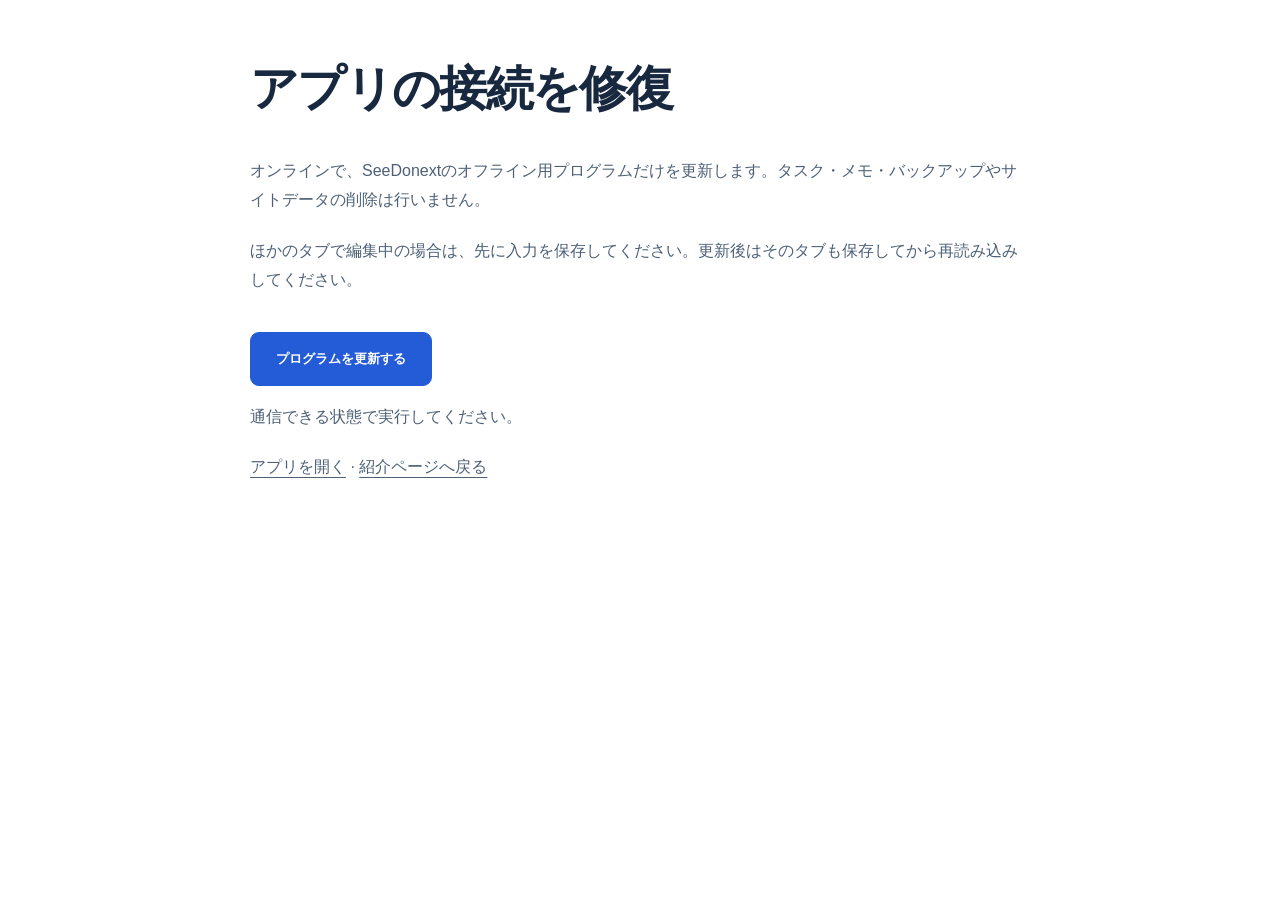
<file: landing/recovery/index.html>
<!doctype html>
<html lang="ja">
<head><meta charset="utf-8"><meta name="viewport" content="width=device-width, initial-scale=1"><title>アプリの接続を修復｜SeeDonext</title><link rel="stylesheet" href="../landing.css"></head>
<body><main class="document wrap"><h1>アプリの接続を修復</h1>
<p>オンラインで、SeeDonextのオフライン用プログラムだけを更新します。タスク・メモ・バックアップやサイトデータの削除は行いません。</p>
<p>ほかのタブで編集中の場合は、先に入力を保存してください。更新後はそのタブも保存してから再読み込みしてください。</p>
<button id="repairWorker" class="button" type="button">プログラムを更新する</button>
<p id="repairStatus" role="status">通信できる状態で実行してください。</p>
<p><a href="../app/">アプリを開く</a> · <a href="../">紹介ページへ戻る</a></p>
<script>
(() => {
  const button = document.getElementById("repairWorker");
  const status = document.getElementById("repairStatus");
  button.addEventListener("click", async () => {
    button.disabled = true;
    status.dataset.state = "working";
    status.textContent = "オフライン用プログラムを更新しています…";
    let registration, onUpdateFound;
    try {
      if (!window.isSecureContext || !("serviceWorker" in navigator)) throw new Error("対応ブラウザーのHTTPS接続が必要です。");
      const scope = new URL("../app/", location.href);
      registration = await navigator.serviceWorker.getRegistration(scope.href);
      if (registration && registration.scope !== scope.href) throw new Error("想定外の登録範囲です。サイト管理者へお知らせください。");
      if (!registration) registration = await navigator.serviceWorker.register(new URL("sw.js", scope), { scope: scope.href, updateViaCache: "none" });
      let expectedWorker = registration.waiting || registration.installing;
      onUpdateFound = () => { expectedWorker = registration.installing || expectedWorker; };
      registration.addEventListener("updatefound", onUpdateFound);
      await registration.update();
      const deadline = Date.now() + 30000;
      while (true) {
        const worker = registration.waiting || registration.installing;
        if (expectedWorker?.state === "redundant" || worker?.state === "redundant") throw new Error("プログラムを取得できませんでした。");
        if (worker?.state === "installed") worker.postMessage({ type: "ACTIVATE_UPDATE" });
        if (!worker && registration.active?.state === "activated") {
          if (expectedWorker && registration.active !== expectedWorker) throw new Error("Worker update failed; please retry online.");
          break;
        }
        if (Date.now() > deadline) throw new Error("更新に時間がかかっています。通信を確認して再実行してください。");
        await new Promise(resolve => setTimeout(resolve, 50));
      }
      status.dataset.state = "ready";
      status.textContent = "更新が完了しました。「アプリを開く」から確認してください。タスクデータは変更していません。";
    } catch (error) {
      status.dataset.state = "error";
      status.textContent = "更新できませんでした。タスクデータは削除していません。" + error.message;
    } finally {
      if (registration && onUpdateFound) registration.removeEventListener("updatefound", onUpdateFound);
      button.disabled = false;
    }
  });
})();
</script></main></body></html>
</file>
<file: style.css>
/* ===== 基本設定 ===== */

* {
  box-sizing: border-box;
}

.pwa-status { max-width: 1200px; margin: 12px auto; font-size: 13px; color: #555; }
.pwa-status button { margin: 8px; }
.pwa-status button[hidden] { display: none; }
.task-form .deadline-option, .edit-modal-content .deadline-option {
  display: flex;
  align-items: center;
  gap: 8px;
  min-height: 44px;
}
.task-form .deadline-option input, .edit-modal-content .deadline-option input {
  width: 20px;
  height: 20px;
  min-width: 20px;
  padding: 0;
}
input[type="date"]:disabled { opacity: 0.5; }
.daily-task-info .suggestion-label { color: #2563eb; font-weight: bold; }
.app-guides, .category-controls { max-width: 1200px; margin: 16px auto; }
.app-guides details, .info-panel { border: 1px solid #d5dbe5; border-radius: 10px; background: white; padding: 16px; margin: 10px 0; line-height: 1.7; overflow-wrap: anywhere; }
.app-guides summary { cursor: pointer; font-weight: bold; min-height: 32px; }
.app-guides ol { padding-left: 24px; }
.app-guides li { margin: 8px 0; }
.backup-controls .info-panel { width: 100%; }
.info-panel[hidden] { display: none; }
.info-panel h2 { margin-bottom: 8px; }
.info-panel p { margin: 12px 0; }
#backupTaskPreview { max-height: 200px; overflow-y: auto; }
#backupText, #importBackupText { width: 100%; padding: 10px; font-size: 16px; box-sizing: border-box; }
#lineBackupNotice { padding: 12px; margin: 12px 0; background: #fff3cd; }
#lineBackupNotice[hidden], #downloadBackupButton[hidden] { display: none; }
.category-controls { display: flex; gap: 10px; align-items: center; flex-wrap: wrap; }
.category-controls select { padding: 10px; font-size: 16px; max-width: 100%; min-height: 44px; }
.category-tabs { display: flex; gap: 8px; flex-wrap: wrap; width: 100%; }
.category-tab { min-height: 44px; max-width: 100%; overflow-wrap: anywhere; background: white; color: #2563eb; border: 1px solid #d5dbe5; }
.category-tab[aria-pressed="true"] { background: #2563eb; color: white; border-color: #2563eb; font-weight: bold; }
.category-tab:focus-visible { outline: 3px solid #60a5fa; outline-offset: 2px; }
.category-suggestions { display: flex; flex-wrap: wrap; gap: 6px; }
.category-suggestion { background: #eff6ff; color: #2563eb; border: 1px solid #d5dbe5; min-height: 44px; padding: 8px 12px; max-width: 100%; overflow-wrap: anywhere; }
#mobileCompletedSlot .completed-preview { background: white; padding: 18px; border: 1px solid #e5e7eb; border-radius: 12px; margin: 0 0 24px; }
#mobileCompletedSlot .completed-item { overflow-wrap: anywhere; }
#categoryStatus { font-size: 13px; width: 100%; }

/* データ管理と狭い画面での操作 */
.backup-controls, #storageMessage {
  max-width: 1200px;
  margin: 16px auto;
}
.backup-controls { display: flex; gap: 12px; flex-wrap: wrap; }
.backup-controls p { width: 100%; margin: 0; font-size: 14px; }
#storageMessage { padding: 12px; background: #fff3cd; overflow-wrap: anywhere; }
.modal-open { overflow: hidden; }

body {
  font-family: Arial, sans-serif;
  background-color: #f5f6f8;
  color: #222;
  margin: 0;
  padding: 24px;
}

/* ===== ヘッダー ===== */

.app-header {
  max-width: 1200px;
  margin: 0 auto 24px;
}

h1 {
  font-size: 28px;
  margin: 0 0 8px;
}

.app-header p {
  color: #777;
  font-size: 13px;
  margin: 0;
}

/* ===== 全体レイアウト ===== */

.app-container {
  max-width: 1200px;
  margin: 0 auto;
}

.app-layout {
  display: grid;
  grid-template-columns: 1fr 1.8fr;
  gap: 24px;
  align-items: start;
}

/* ===== パネル ===== */

.task-form-panel,
.task-list-panel,
.completed-panel {
  background-color: transparent;
  padding: 0;
  border: none;
  box-shadow: none;
}

h2 {
  font-size: 18px;
  margin: 0 0 16px;
}

/* ===== タスク登録 ===== */

.task-form {
  display: flex;
  flex-direction: column;
  gap: 10px;
}

.task-form label {
  font-size: 12px;
  color: #777;
}

.task-form input,
.task-form select {
  width: 100%;
  padding: 12px;
  background-color: #f0f0f0;
  border: 1px solid #ddd;
  border-radius: 8px;
  font-size: 14px;
}

.task-form input:focus,
.task-form select:focus {
  outline: none;
  border-color: #2563eb;
}

button {
  background-color: #2563eb;
  color: white;
  border: none;
  border-radius: 8px;
  padding: 12px 16px;
  cursor: pointer;
}

button:hover {
  filter: brightness(0.92);
}

#addButton {
  width: 100%;
  margin-top: 4px;
  font-weight: bold;
}

/* ===== タスク一覧 ===== */

ul {
  list-style: none;
  padding: 0;
  margin: 0;
}

/* ===== タスクカード ===== */
#taskList li {
  display: flex;
  flex-direction: column;
  align-items: stretch;
  gap: 14px;

  background-color: white;
  border: 1px solid #ddd;
  border-radius: 14px;

  padding: 18px;
  margin-bottom: 12px;
}

/* タスクの情報 */
.task-info {
  display: flex;
  flex-direction: column;
  gap: 6px;
  flex: 1;
  min-width: 0;
}

.task-info span {
  font-size: 16px;
  font-weight: bold;
  overflow-wrap: anywhere;
}

.task-info small {
  font-size: 12px;
  color: #888;
}

/* 進捗率 */
#taskList input[type="range"] {
  width: 100%;
  max-width: none;
  accent-color: #16a34a;
  cursor: pointer;
}

#taskList p {
  text-align: left;
  margin: 4px 0;
  font-size: 13px;
}

/* ===== 操作ボタン ===== */

.button-group {
  display: flex;
  gap: 8px;
  flex-wrap: wrap;
}

li button {
  background-color: #16a34a;
  padding: 8px 12px;
  font-size: 13px;
}

.edit-button {
  background-color: #f59e0b;
}

.delete-button {
  background-color: #ef4444;
}

/* ===== 達成履歴 ===== */

.completed-panel {
  margin-top: 36px;
  padding-top: 24px;
  border-top: 1px solid #ddd;
}

#completedList li {
  display: grid;
  grid-template-columns: minmax(0, 1fr) max-content;
  grid-template-rows: auto auto;
  align-items: center;
  gap: 10px;
  background-color: white;
  padding: 14px;
  margin-bottom: 8px;
  border-radius: 10px;
  border-left: 4px solid #16a34a;
}

/* 名前・日時は左、操作ボタンは常に右。同じ位置で長文を折り返す。 */
#completedList li.completed-item {
  display: grid;
  grid-template-columns: minmax(0, 1fr) max-content;
  grid-template-rows: auto auto;
  column-gap: 12px;
  row-gap: 6px;
}
#completedList .completed-item strong {
  grid-column: 1;
  grid-row: 1;
  min-width: 0;
  overflow-wrap: anywhere;
}
#completedList .completed-item small {
  grid-column: 1;
  grid-row: 2;
  min-width: 0;
  overflow-wrap: anywhere;
}
#completedList .completed-item button {
  grid-column: 2;
  grid-row: 1 / 3;
  justify-self: end;
  align-self: center;
  white-space: nowrap;
  min-height: 44px;
}

#completedList small {
  color: #888;
  font-size: 12px;
}

/* ===== スマホ対応 ===== */

@media (max-width: 768px) {
  body {
    padding: 16px;
  }

  .app-layout {
    grid-template-columns: 1fr;
  }

  .button-group {
    width: 100%;
  }
}
/* ===== 進捗エリア ===== */
.progress-container {
  width: 100%;
  display: flex;
  flex-direction: column;
  gap: 8px;
}

.progress-container p {
  margin: 0;
  font-size: 13px;
  color: #555;
}

.progress-container input[type="range"] {
  width: 100%;
  accent-color: #16a34a;
  cursor: pointer;
}

/* ===== ボタン配置 ===== */
#taskList .button-group {
  display: flex;
  justify-content: flex-start;
  gap: 8px;
  flex-wrap: wrap;
}

/* ===== タスク件数 ===== */
#taskCount {
  font-size: 13px;
  font-weight: normal;
  color: #888;
  margin-left: 6px;
}

/* ===== すべて見るボタン ===== */
.view-all-button {
  display: block;
  width: 100%;
  margin-top: 12px;
  padding: 12px;

  background-color: #fff;
  color: #2563eb;
  border: 1px solid #d5dbe5;
  border-radius: 10px;

  font-size: 13px;
  font-weight: bold;
  cursor: pointer;
}

.view-all-button:hover {
  background-color: #eff6ff;
}

/* hidden属性が付いている間は非表示 */
.view-all-button[hidden] {
  display: none;
}

/* ===== 画面切り替え ===== */

/* hidden属性が付いている画面を非表示にする */
#homeScreen[hidden],
#allTasksScreen[hidden] {
  display: none;
}

/* ===== 全タスク画面 ===== */

.all-tasks-header {
  margin-bottom: 24px;
}

.all-tasks-header h2 {
  margin-top: 18px;
  margin-bottom: 6px;
}

#allTasksCount {
  color: #888;
  font-size: 13px;
  margin: 0;
}

/* 戻るボタン */
.back-button {
  background-color: white;
  color: #2563eb;
  border: 1px solid #d5dbe5;
}

.back-button:hover {
  background-color: #eff6ff;
}

/* 検索・並び替え・絞り込み */
.task-controls {
  display: grid;
  grid-template-columns: 2fr 1fr 1fr;
  gap: 14px;
  margin-bottom: 24px;
}

.control-field {
  display: flex;
  flex-direction: column;
  gap: 8px;
}

.control-field label {
  font-size: 12px;
  color: #777;
}

.control-field input,
.control-field select {
  width: 100%;
  padding: 12px;
  background-color: white;
  border: 1px solid #ddd;
  border-radius: 8px;
  font-size: 14px;
}

/* 全タスク画面でも同じカードデザイン */
#allTasksList li {
  display: flex;
  flex-direction: column;
  align-items: stretch;
  gap: 14px;
  background-color: white;
  border: 1px solid #ddd;
  border-radius: 14px;
  padding: 18px;
  margin-bottom: 12px;
}

#allTasksList input[type="range"] {
  width: 100%;
  accent-color: #16a34a;
  cursor: pointer;
}

#allTasksList p {
  text-align: left;
  margin: 4px 0;
  font-size: 13px;
}

/* 検索結果なし */
#emptyTaskMessage {
  text-align: center;
  color: #888;
  padding: 32px 0;
}

#emptyTaskMessage[hidden] {
  display: none;
}

/* スマホ対応 */
@media (max-width: 768px) {
  .task-controls {
    grid-template-columns: 1fr;
  }
}

/* ===== 自動スケジュール表示 ===== */

.schedule-text {
  font-size: 12px;
  color: #2563eb;
  margin-top: 4px;
}

.schedule-ready {
  display: block;
  background-color: #fff3e0;
  color: #92400e;
  font-weight: bold;

  border-left: 4px solid #f59e0b;
  border-radius: 6px;

  padding: 12px 14px;
  margin-top: 8px;
}

/* ===== 優先スコア ===== */

.task-info .priority-score {
  display: inline-block;
  align-self: flex-start;
  width: auto;
  padding: 5px 10px;
  border-radius: 6px;
  font-size: 12px;
  font-weight: bold;
}

/* 最優先 */
.task-info .priority-urgent {
  background-color: #fef2f2;
  color: #dc2626;
}

/* 優先 */
.task-info .priority-high {
  background-color: #fff7ed;
  color: #b45309;
}

/* 通常 */
.task-info .priority-normal {
  background-color: #eff6ff;
  color: #2563eb;
}

/* ===== 締切超過 ===== */

.schedule-overdue {
  display: block;
  background-color: #fee2e2;
  color: #991b1b;
  font-weight: bold;

  border-left: 4px solid #dc2626;
  border-radius: 6px;

  padding: 12px 14px;
  margin-top: 8px;
}

/* ===== 進捗100% ===== */

.schedule-finished {
  display: block;
  background-color: #dcfce7;
  color: #166534;
  font-weight: bold;

  border-left: 4px solid #16a34a;
  border-radius: 6px;

  padding: 12px 14px;
  margin-top: 8px;
}

/* ===== 今日のプラン ===== */

.daily-plan-panel {
  margin-bottom: 36px;
}

.daily-summary {
  display: grid;
  grid-template-columns: repeat(3, 1fr);
  gap: 12px;
  margin-bottom: 20px;
}

.summary-card {
  background-color: white;
  border: 1px solid #e5e7eb;
  border-radius: 12px;
  padding: 18px;

  display: flex;
  flex-direction: column;
  gap: 8px;
}

.summary-card span {
  color: #777;
  font-size: 13px;
}

.summary-card strong {
  color: #2563eb;
  font-size: 24px;
}

.daily-task-panel {
  margin-bottom: 20px;
}

.daily-task-panel h3 {
  font-size: 15px;
  margin: 0 0 12px;
}

.daily-task-item {
  display: flex;
  justify-content: space-between;
  align-items: center;
  gap: 12px;

  background-color: white;
  border: 1px solid #e5e7eb;
  border-radius: 10px;

  padding: 14px;
  margin-bottom: 8px;
}

.daily-task-info {
  display: flex;
  flex-direction: column;
  gap: 6px;
  min-width: 0;
}

.daily-task-info strong {
  font-size: 14px;
  overflow-wrap: anywhere;
}

.daily-task-info small {
  font-size: 12px;
  color: #888;
}

.daily-score {
  flex-shrink: 0;
  background-color: #eff6ff;
  color: #2563eb;
  padding: 6px 10px;
  border-radius: 6px;
  font-size: 12px;
  font-weight: bold;
}

#todayEmptyMessage {
  color: #888;
  font-size: 13px;
  padding: 12px 0;
}

#todayEmptyMessage[hidden] {
  display: none;
}

@media (max-width: 768px) {
  .daily-summary {
    gap: 8px;
  }

  .summary-card {
    padding: 12px;
  }

  .summary-card strong {
    font-size: 20px;
  }
}

/* ===== タスク移行 ===== */

.daily-task-actions {
  display: flex;
  align-items: center;
  gap: 8px;
  flex-wrap: wrap;
  justify-content: flex-end;
}

.migrate-button {
  background-color: #e2e8f0;
  color: #334155;
  padding: 8px 12px;
  font-size: 12px;
  font-weight: bold;
  border-radius: 8px;
}

.migrate-button:hover {
  background-color: #cbd5e1;
}

.migration-text {
  color: #64748b;
  font-size: 12px;
}

@media (max-width: 768px) {
  .daily-task-item {
    align-items: flex-start;
  }

  .daily-task-actions {
    flex-direction: column;
    align-items: flex-end;
  }
}

/* ===== 編集モーダル ===== */

.edit-modal {
  position: fixed;
  inset: 0;

  background-color: rgba(0, 0, 0, 0.5);

  display: flex;
  justify-content: center;
  align-items: center;

  padding: 20px;
  z-index: 1000;
}

.edit-modal[hidden] {
  display: none;
}

.edit-modal-content {
  background-color: white;
  padding: 28px;
  border-radius: 14px;

  width: 100%;
  max-width: 440px;
  max-height: 90vh;
  max-height: 90dvh;
  overflow-y: auto;

  box-shadow: 0 10px 30px rgba(0, 0, 0, 0.15);
}

.edit-modal-content h2 {
  margin-top: 0;
  margin-bottom: 20px;
}

.edit-modal-content label {
  display: block;
  margin-top: 14px;
  margin-bottom: 6px;
  font-size: 14px;
  font-weight: bold;
}

.edit-modal-content input,
.edit-modal-content select {
  width: 100%;
  box-sizing: border-box;

  padding: 10px;
  border: 1px solid #d1d5db;
  border-radius: 8px;

  font-size: 14px;
}

.edit-modal-buttons {
  display: flex;
  justify-content: flex-end;
  gap: 10px;
  margin-top: 24px;
}

#cancelEditButton {
  background-color: #e5e7eb;
  color: #374151;
}

#saveEditButton {
  background-color: #2563eb;
  color: white;
}

.edit-modal-buttons button {
  padding: 10px 16px;
  border: none;
  border-radius: 8px;
  cursor: pointer;
}

.edit-modal-buttons button:hover {
  opacity: 0.85;
}

/* ===== デイリーレビュー ===== */

.daily-review-panel {
  margin-bottom: 36px;
}

.review-summary {
  display: grid;
  grid-template-columns: repeat(2, 1fr);
  gap: 12px;
  margin-bottom: 20px;
}

.review-summary-card {
  background-color: white;
  border: 1px solid #e5e7eb;
  border-radius: 12px;
  padding: 18px;

  display: flex;
  flex-direction: column;
  gap: 8px;
}

.review-summary-card span {
  color: #777;
  font-size: 13px;
}

.review-summary-card strong {
  color: #2563eb;
  font-size: 24px;
}

.review-card {
  background-color: white;
  border: 1px solid #e5e7eb;
  border-radius: 12px;
  padding: 20px;
  margin-bottom: 16px;
}

.review-card h3 {
  margin-top: 0;
  font-size: 16px;
}

.review-completed-item {
  padding: 10px;
  margin-bottom: 8px;
  border-radius: 8px;

  background-color: #f0fdf4;
  color: #166534;

  list-style: none;
}

.review-remaining-item {
  display: flex;
  justify-content: space-between;
  align-items: center;
  gap: 12px;

  padding: 10px;
  margin-bottom: 8px;

  border-radius: 8px;
  background-color: #fff7ed;

  list-style: none;
}

#reviewCompletedList,
#reviewRemainingList {
  padding-left: 0;
}

#reviewMemo {
  width: 100%;
  box-sizing: border-box;

  padding: 12px;
  border: 1px solid #d1d5db;
  border-radius: 8px;

  font-size: 14px;
  resize: vertical;
}

#saveReviewButton {
  margin-top: 12px;

  padding: 10px 18px;
  background-color: #2563eb;
  color: white;

  border: none;
  border-radius: 8px;
  cursor: pointer;
}

#saveReviewButton:hover {
  background-color: #1d4ed8;
}

#reviewSaveMessage {
  color: #16a34a;
  font-size: 13px;
  font-weight: bold;
}

#reviewSaveMessage[hidden] {
  display: none;
}

@media (max-width: 768px) {
  .review-summary-card {
    padding: 12px;
  }

  .review-remaining-item {
    flex-direction: column;
    align-items: flex-start;
  }
}

/* ===== 左側フォーム＋右側コンテンツ ===== */

.taskflow-layout {
  display: grid;
  grid-template-columns: 280px minmax(0, 1fr);
  gap: 24px;
  align-items: start;
  max-width: 1600px;
  margin: 0 auto;
  padding: 24px;
}

/* 左側のタスク追加エリア */
.taskflow-sidebar {
  position: sticky;
  top: 20px;
  min-width: 0;
}

/* 右側のメインコンテンツ */
.taskflow-main {
  min-width: 0;
}

/* スマホでは縦並び */
@media (max-width: 900px) {
  .taskflow-layout {
    grid-template-columns: 1fr;
    padding: 16px;
  }

  .taskflow-sidebar {
    position: static;
  }
}

/* ===== クリック可能なおすすめタスク ===== */

.daily-task-clickable {
  cursor: pointer;
  transition: background-color 0.2s;
}

.daily-task-clickable:hover {
  background-color: #eff6ff;
}

.daily-task-clickable:focus-visible {
  outline: 3px solid #60a5fa;
  outline-offset: 2px;
}

/* ===== 移動先のタスクを強調 ===== */

.task-highlight {
  animation: taskHighlight 2s ease-out;
}

@keyframes taskHighlight {
  0% {
    background-color: #bfdbfe;
    box-shadow: 0 0 0 4px #93c5fd;
  }

  100% {
    background-color: transparent;
    box-shadow: none;
  }
}

/* ===== TaskFlow 新しいホームレイアウト ===== */

/* メインコンテンツの横幅を広げる */
.app-container {
  max-width: 1600px;
  width: calc(100% - 48px);
  margin: 0 auto;
}

/* 左右2カラム */
.taskflow-layout {
  display: grid;
  grid-template-columns: 280px minmax(0, 1fr);
  gap: 24px;
  align-items: start;
}

/* 左側：タスク追加 */
.taskflow-sidebar {
  position: sticky;
  top: 20px;
  min-width: 0;
}

/* 右側：今日のプランなど */
.taskflow-main {
  min-width: 0;
}

/* 進行中のタスクを右側いっぱいに表示 */
.taskflow-main .app-layout {
  display: block;
}

.taskflow-main .task-list-panel {
  width: 100%;
  box-sizing: border-box;
}

/* スマホ・狭い画面では縦並び */
@media (max-width: 900px) {
  .app-container {
    width: calc(100% - 32px);
  }

  .taskflow-layout {
    grid-template-columns: 1fr;
    gap: 20px;
  }

  .taskflow-sidebar {
    position: static;
  }
}

/* ===== 左側の達成履歴 ===== */

.taskflow-sidebar .completed-details {
  margin-top: 20px;
  width: 100%;
  box-sizing: border-box;
}

.taskflow-sidebar .completed-details summary {
  cursor: pointer;
  padding: 16px;

  background-color: white;
  border: 1px solid #e5e7eb;
  border-radius: 12px;

  font-size: 14px;
  font-weight: bold;
  color: #374151;
}

.taskflow-sidebar .completed-details summary:hover {
  background-color: #f8fafc;
}

.taskflow-sidebar .completed-details[open] summary {
  border-radius: 12px 12px 0 0;
}

.taskflow-sidebar .completed-details #completedList {
  margin: 0;
  padding: 12px;

  background-color: white;
  border: 1px solid #e5e7eb;
  border-top: none;
  border-radius: 0 0 12px 12px;

  list-style: none;

  max-height: 320px;
  overflow-y: auto;
}

.taskflow-sidebar .completed-item {
  display: flex;
  flex-direction: column;
  gap: 5px;

  padding: 10px 8px;
  border-bottom: 1px solid #f1f5f9;
}

.taskflow-sidebar .completed-item:last-child {
  border-bottom: none;
}

.taskflow-sidebar .completed-item strong {
  font-size: 13px;
  color: #166534;
  overflow-wrap: anywhere;
}

.taskflow-sidebar .completed-item small {
  font-size: 11px;
  color: #94a3b8;
}

.taskflow-sidebar .completed-empty {
  padding: 12px 4px;
  font-size: 12px;
  color: #94a3b8;
}

/* ===== 達成履歴プレビュー ===== */

.taskflow-sidebar .completed-preview {
  margin-top: 20px;
  padding: 18px;
  background-color: white;
  border: 1px solid #e5e7eb;
  border-radius: 12px;
}

.taskflow-sidebar .completed-preview h2 {
  margin-top: 0;
  margin-bottom: 16px;
  font-size: 17px;
}

.taskflow-sidebar .completed-preview #completedList {
  padding: 0;
  margin: 0;
  list-style: none;

  max-height: none;
  overflow: visible;
}

.taskflow-sidebar .completed-preview .completed-item {
  display: flex;
  flex-direction: column;
  gap: 5px;

  padding: 12px 0;
  border-bottom: 1px solid #f1f5f9;
}

.taskflow-sidebar .completed-preview .completed-item strong {
  font-size: 13px;
  color: #166534;
  overflow-wrap: anywhere;
}

.taskflow-sidebar .completed-preview .completed-item small {
  font-size: 11px;
  color: #94a3b8;
}

.taskflow-sidebar .completed-preview .view-all-button {
  width: 100%;
  margin-top: 16px;
}

.taskflow-sidebar .completed-preview .view-all-button[hidden] {
  display: none;
}

@media (max-width: 900px) {
  .app-container { width: 100%; }
  .taskflow-layout { padding: 0; }
  .task-form input, .task-form select,
  .control-field input, .control-field select,
  .edit-modal-content input, .edit-modal-content select,
  #reviewMemo { font-size: 16px; min-width: 0; }
  button, li button, .migrate-button { min-height: 44px; }
  .daily-summary { grid-template-columns: repeat(3, minmax(0, 1fr)); }
  .summary-card { min-width: 0; }
  .summary-card span { overflow-wrap: anywhere; }
  .review-remaining-item span { overflow-wrap: anywhere; min-width: 0; }
  .edit-modal { padding: 12px; }
  .edit-modal-content { padding: 20px; }
}
@media (prefers-reduced-motion: reduce) {
  .task-highlight { animation: none; outline: 3px solid #93c5fd; }
}

/* 今日のタスクを先頭に置くアプリ用の画面構成 */
body { padding-bottom: calc(96px + env(safe-area-inset-bottom)); }
.app-header { display: flex; align-items: center; gap: 12px; max-width: 1200px; }
.app-header h1 { flex: 1; margin: 0; }
.app-header button { min-height: 44px; }
.taskflow-layout { display: block; padding: 0; }
.taskflow-sidebar { display: none; }
.app-container { width: 100%; max-width: 1200px; }
#backupScreen[hidden] { display: none; }
.bottom-nav { position: fixed; bottom: 0; left: 0; right: 0; z-index: 900; display: grid; grid-template-columns: repeat(3, minmax(0, 1fr)); gap: 6px; padding: 10px 12px calc(10px + env(safe-area-inset-bottom)); background: white; border-top: 1px solid #d5dbe5; }
.bottom-nav button { background: #f5f6f8; color: #555; min-height: 48px; padding: 10px 4px; }
.bottom-nav button[aria-current="page"] { background: #eff6ff; color: #2563eb; font-weight: bold; box-shadow: inset 0 -3px #2563eb; }
.completion-undo { position: fixed; z-index: 950; bottom: calc(86px + env(safe-area-inset-bottom)); left: 12px; right: 12px; max-width: 680px; margin: 0 auto; padding: 12px; border-radius: 12px; background: #1e293b; color: white; box-shadow: 0 4px 18px #0003; display: flex; gap: 8px; align-items: center; flex-wrap: wrap; }
.completion-undo[hidden] { display: none; }
#completionUndoMessage { flex: 1 1 160px; min-width: 0; max-height: 72px; overflow-y: auto; overflow-wrap: anywhere; font-size: 14px; }
.completion-undo button { min-height: 44px; padding: 8px 12px; }
#dismissCompletionUndo { background: transparent; border: 1px solid #94a3b8; }
body:has(.completion-undo:not([hidden])) { padding-bottom: calc(210px + env(safe-area-inset-bottom)); }
.task-dialog { width: min(520px, calc(100% - 24px)); max-height: 90vh; max-height: 90dvh; overflow-y: auto; border: 0; border-radius: 16px; padding: 24px; background: white; color: #222; }
.task-dialog::backdrop { background: rgba(0,0,0,.5); }
.task-dialog[open] { display: block; }
.task-dialog #cancelAddButton { margin-top: 16px; width: 100%; background: #e5e7eb; color: #374151; }
body:has(dialog[open]) { overflow: hidden; }
.task-menu details { border-bottom: 1px solid #e5e7eb; padding: 10px 0; }
.task-menu summary { min-height: 44px; cursor: pointer; overflow-wrap: anywhere; }
.task-menu details button { display: block; margin: 8px 0; width: 100%; text-align: left; overflow-wrap: anywhere; }
.task-accordion { width: 100%; }
.task-accordion > summary, .subtask-group > summary { cursor: pointer; color: #2563eb; padding: 10px 0; min-height: 44px; }
.task-folded-info { display: flex; flex-direction: column; gap: 8px; margin: 8px 0; overflow-wrap: anywhere; }
.task-accordion .button-group { margin-top: 12px; }
.subtask-group { border-top: 1px solid #e5e7eb; width: 100%; }
.subtask-group > ul { padding-left: 10px; border-left: 3px solid #dbeafe; }
#taskList .subtask-group li, #allTasksList .subtask-group li { padding: 12px; }
@media (max-width: 600px) {
  .app-header { gap: 8px; }
  .app-header h1 { font-size: 24px; }
  .app-header button { padding: 10px; font-size: 13px; }
  .task-dialog { padding: 20px; }
}

/* 今日のタスクと締切を続けて確認するホーム */
#homeScreen { max-width: 760px; margin: 0 auto; }
.daily-plan-panel, .deadline-chart-panel, .home-accordion {
  background: white; border: 1px solid #e1e5eb; border-radius: 16px; margin-bottom: 16px; padding: 18px;
}
.home-section-heading { display: flex; align-items: center; justify-content: space-between; gap: 12px; margin-bottom: 10px; }
.home-section-heading h2 { margin: 0; font-size: 20px; }
.home-section-heading strong { color: #6b7280; font-size: 13px; }
#todayTaskList .daily-task-item { border: 0; border-top: 1px solid #eef0f3; border-radius: 0; margin: 0; padding: 14px 0; min-height: 66px; }
#todayTaskList .daily-task-info strong { font-size: 16px; }
#todayTaskList .daily-task-info { flex: 1; }
#todayTaskList .daily-task-actions { flex-direction: row; flex-wrap: nowrap; align-items: center; }
#todayTaskList .daily-score { white-space: nowrap; }
.score-urgent { background: #fef2f2; color: #dc2626; }
.score-high { background: #fff7ed; color: #b45309; }
.score-normal { background: #eff6ff; color: #2563eb; }
.today-open { display: flex; align-items: center; gap: 12px; width: 100%; min-height: 44px; text-align: left; background: transparent; color: #222; padding: 0; }
.today-open:focus-visible { outline: 3px solid #60a5fa; outline-offset: 4px; }
.today-open .daily-task-info { min-width: 0; }
.suggested-tasks { border-top: 1px dashed #cbd5e1; margin-top: 14px; padding-top: 14px; }
.suggested-tasks[hidden] { display: none; }
.suggested-tasks h3 { margin: 0; font-size: 16px; color: #2563eb; }
.suggested-tasks > p, .field-help { font-size: 12px; color: #64748b; line-height: 1.7; margin: 8px 0; }
#suggestedTaskList .daily-task-item { border: 0; border-top: 1px solid #eef0f3; margin: 0; padding: 10px 0; }
#suggestedTaskList .daily-task-info { flex: 1; }
#suggestedTaskList .daily-task-info small:not(.suggestion-label) { display: none; }
#suggestedTaskList .daily-task-actions { flex-direction: row; flex-wrap: nowrap; }
#completionChecksSection[hidden] { display: none; }
#completionChecksSection > p { font-size: 12px; color: #64748b; line-height: 1.7; }
#completionChecksList .daily-task-info { flex: 1; }
#completionChecksList .daily-task-info small:not(.suggestion-label) { display: none; }
#completionChecksList .daily-task-actions { flex-direction: row; flex-wrap: nowrap; }
#addTaskAdvanced { padding: 10px 0; }
#addTaskAdvanced > summary { cursor: pointer; min-height: 44px; color: #2563eb; }
#addTaskAdvanced > .task-form { margin-top: 8px; }
.filter-notice { display: flex; align-items: center; justify-content: space-between; gap: 10px; padding: 12px; margin-bottom: 16px; border-radius: 12px; background: #eff6ff; color: #1d4ed8; flex-wrap: wrap; }
.filter-notice[hidden], .bulk-actions[hidden] { display: none; }
.list-toolbar, .list-pagination, .bulk-actions { display: flex; align-items: center; gap: 10px; flex-wrap: wrap; margin: 16px 0; }
.list-toolbar label, .task-selection { min-height: 44px; display: flex; gap: 8px; align-items: center; }
.task-selection { font-size: 13px; color: #475569; overflow-wrap: anywhere; }
.task-selection input { flex: 0 0 20px; width: 20px; height: 20px; }
.bulk-actions { padding: 12px; border-radius: 12px; border: 1px solid #cbd5e1; }
.bulk-actions p { width: 100%; font-size: 13px; margin: 0; }
.bulk-actions:not([hidden]) {
  position: fixed; z-index: 940;
  left: 12px; right: 12px; bottom: calc(78px + env(safe-area-inset-bottom));
  max-width: 760px; margin: 0 auto; background: white;
  display: flex; flex-direction: column; align-items: stretch; gap: 8px;
  box-shadow: 0 4px 24px #0002;
  max-height: 35vh; max-height: 35dvh; overflow-y: auto;
}
.bulk-actions > p { grid-column: 1 / -1; font-size: 12px; }
.bulk-actions button { min-height: 44px; padding: 8px 4px; font-size: 13px; }
.bulk-selection-controls { display: flex; align-items: center; flex-wrap: wrap; gap: 8px; }
.bulk-selection-controls button { background: #eff6ff; color: #2563eb; padding: 8px 10px; }
.bulk-task-buttons { display: flex; align-items: stretch; gap: 8px; width: 100%; }
.bulk-task-buttons button { flex: 1; min-width: 0; padding: 8px; overflow-wrap: anywhere; }
#bulkCompleteButton { background: #16a34a; color: white; }
#bulkMigrateButton { background: #e2e8f0; color: #334155; }
.bulk-task-buttons button:disabled { opacity: .45; cursor: default; }
#bulkDeleteButton { background: #dc2626; }
#selectionCount { text-align: center; font-weight: bold; font-size: 13px; }
#bulkResult:empty { display: none; }
body:has(#allTasksScreen:not([hidden]) #bulkActions:not([hidden])) {
  padding-bottom: calc(110px + 35vh + env(safe-area-inset-bottom));
  padding-bottom: calc(110px + 35dvh + env(safe-area-inset-bottom));
}
body:has(#allTasksScreen:not([hidden]) #bulkActions:not([hidden])) .completion-undo { bottom: auto; top: calc(12px + env(safe-area-inset-top)); }
.list-pagination { justify-content: center; }
.count-explanation { font-size: 12px; color: #64748b; line-height: 1.7; margin: 8px 0; }
.count-explanation summary { cursor: pointer; padding: 6px 0; }
.count-explanation p { margin: 6px 0; }
.task-memo {
  border: 1px solid #b6d9a4;
  border-top: 5px solid #76aa59;
  border-radius: 3px 3px 12px 3px;
  padding: 0 12px;
  margin-top: 6px;
  background: #edf7d9;
  color: #24452b;
  box-shadow: 1px 3px 5px #24452b14;
  min-width: 0;
}
.task-memo[open] { padding-bottom: 12px; }
.task-memo > summary, .score-help > summary { cursor: pointer; min-height: 44px; display: flex; align-items: center; font-size: 13px; color: #475569; }
.task-memo textarea { width: 100%; box-sizing: border-box; min-height: 100px; max-height: 32vh; max-height: 32dvh; overflow-y: auto; resize: vertical; padding: 12px; font-family: inherit; font-size: 16px; line-height: 1.6; border: 1px solid #cbd5e1; border-radius: 8px; }
.task-memo button { min-height: 44px; margin-top: 8px; }
.task-memo > summary { display: block; padding: 10px 0; overflow-wrap: anywhere; line-height: 1.7; color: #24452b; font-size: 14px; }
.task-memo-body { white-space: pre-wrap; overflow-wrap: anywhere; line-height: 1.8; font-size: 14px; max-height: 32vh; max-height: 32dvh; overflow-y: auto; padding: 10px 0; background: transparent; border-top: 1px dashed #b6d9a4; color: #24452b; }
.task-memo textarea { background: #f7fce9; border-color: #89b772; color: #24452b; }
.task-memo textarea:focus-visible, .task-memo > summary:focus-visible { outline: 3px solid #3f7c47; outline-offset: 2px; }
.task-memo .field-help { color: #3c6040; }
.task-memo-body[role="button"] { cursor: text; }
.task-memo-body:focus-visible { outline: 3px solid #60a5fa; outline-offset: 2px; }
.task-memo [hidden] { display: none; }
.task-memo[hidden] { display: none; }
.score-help { font-size: 13px; }
.score-help > p { font-size: 13px; line-height: 1.7; margin: 4px 0 10px; color: #64748b; }
.install-hint { max-width: 860px; margin: 8px auto 16px; padding: 10px 12px; border: 1px solid #bfdbfe; border-radius: 10px; background: #eff6ff; display: flex; gap: 8px; align-items: center; flex-wrap: wrap; font-size: 13px; }
.install-hint[hidden] { display: none; }
.install-hint span { flex: 1 1 180px; }
.install-hint button { min-height: 44px; padding: 8px 10px; }
#dismissInstallHint { background: transparent; color: #475569; }
.install-guide { margin: 16px 0; padding: 12px; border-radius: 10px; background: #f8fafc; line-height: 1.8; font-size: 14px; }
.install-guide h3 { font-size: 17px; }
#toggleSelectionButton { border: 1px solid #2563eb; background: #eff6ff; color: #1d4ed8; min-height: 44px; }
#toggleSelectionButton[aria-pressed="true"] { background: #1d4ed8; color: white; border-color: #1d4ed8; }
#allTasksList .task-selection { padding: 10px; border-radius: 8px; background: #eff6ff; color: #1e40af; border: 1px solid #93c5fd; font-weight: bold; }
.task-selection input { accent-color: #1d4ed8; }
#allTasksList > li.task-selected { border: 2px solid #2563eb; background: #f5f9ff; }
.bulk-actions:not([hidden]) { background: #eff6ff; color: #1e3a8a; border: 2px solid #2563eb; }
.bulk-selection-controls button { background: white; color: #1d4ed8; border: 1px solid #2563eb; }
#selectionCount { background: #1d4ed8; color: white; border-radius: 6px; padding: 8px 10px; }
#bulkMigrateButton { background: #1d4ed8; color: white; }
.bulk-task-buttons button:disabled { opacity: 1; background: #dbe3ee !important; color: #475569 !important; cursor: default; }
.list-pagination button:disabled { opacity: .45; cursor: default; }
#allTasksList.compact-list > li { padding: 12px; gap: 6px; margin-bottom: 8px; }
#allTasksList.compact-list > li > .task-info { flex-direction: row; align-items: center; gap: 10px; flex-wrap: wrap; }
#allTasksList.compact-list > li > .task-info > span:first-child { flex: 1 1 160px; }
#allTasksList.compact-list .task-accordion > summary { padding: 6px 0; }
.subtask-card .task-info { display: grid; grid-template-columns: minmax(0, 1fr) auto; align-items: center; }
.subtask-card .task-info > span:first-child { grid-column: 1; }
.subtask-card .task-info > .priority-score { grid-column: 1; }
.subtask-card .task-info > .subtask-complete { grid-column: 2; grid-row: 1 / 3; min-height: 44px; white-space: nowrap; }
.today-chevron { color: #8892a0; font-size: 26px; }
#todayTaskList .daily-task-info small:not(.suggestion-label) { display: none; }
.home-accordion > summary { display: flex; align-items: center; justify-content: space-between; font-size: 16px; font-weight: bold; cursor: pointer; min-height: 36px; list-style: none; }
.home-accordion > summary::-webkit-details-marker { display: none; }
.home-accordion > summary::after { content: "⌄"; color: #6b7280; }
.home-accordion[open] > summary::after { content: "⌃"; }
.home-accordion[open] > summary { margin-bottom: 16px; }
.home-accordion .daily-task-panel { margin: 16px 0 0; }
.home-accordion .review-card:last-child { margin-bottom: 0; }
#mobileCompletedSlot .completed-preview { padding: 0; margin: 0; border: 0; }
#mobileCompletedSlot .completed-preview > h2 { display: none; }
.deadline-chart-panel h2 { margin-bottom: 6px; font-size: 20px; }
#deadlineChartSummary, .chart-hint, .chart-explanation { font-size: 12px; color: #6b7280; line-height: 1.6; }
#deadlineChartSummary { margin: 0 0 12px; }
.deadline-chart-row { display: grid; grid-template-columns: 6em minmax(0,1fr) 3em; gap: 10px; align-items: center; width: 100%; background: transparent; color: #374151; border-radius: 6px; padding: 7px 0; min-height: 40px; text-align: left; font-size: 14px; }
.deadline-chart-row:hover:not(:disabled) { background: #f8fafc; }
.deadline-chart-row:focus-visible { outline: 3px solid #60a5fa; outline-offset: 2px; }
.deadline-chart-row:disabled { cursor: default; color: #6b7280; }
.chart-track { display: block; height: 15px; background: #edf0f4; border-radius: 4px; overflow: hidden; }
.chart-bar { display: block; height: 100%; border-radius: 4px; background: #2563eb; }
.deadline-overdue .chart-bar { background: #ef4444; }
.deadline-today .chart-bar { background: #f59e0b; }
.deadline-tomorrow .chart-bar { background: #3b82f6; }
.deadline-later .chart-bar { background: #93c5fd; }
.deadline-none .chart-bar { background: #9ca3af; }
.chart-count { text-align: right; font-variant-numeric: tabular-nums; }
.chart-hint { margin: 10px 0 0; text-align: center; }
.chart-explanation { margin-top: 8px; }
.chart-explanation summary { cursor: pointer; }
#clearDeadlineFilter { margin-top: 8px; background: #eff6ff; color: #2563eb; }
#clearDeadlineFilter[hidden] { display: none; }
@media (max-width: 600px) {
  .daily-plan-panel, .deadline-chart-panel, .home-accordion { padding: 14px; }
  .deadline-chart-row { gap: 8px; font-size: 13px; }
}

/* 分類は引き出し、主な操作は下部ナビに集約 */
.app-header, .pwa-status, #storageMessage { max-width: 860px; margin-left: auto; margin-right: auto; }
.app-header { margin-bottom: 8px; }
.app-header h1 { color: #2563eb; font-size: 26px; text-align: center; }
#menuButton { background: transparent; color: #334155; font-size: 24px; padding: 6px 10px; }
#openAddButton { border-radius: 10px; }
.pwa-status { font-size: 12px; line-height: 1.6; color: #64748b; margin-top: 0; margin-bottom: 14px; }
.pwa-status[data-state="ready"] { text-align: center; }
.pwa-status[data-state="ready"] #pwaStatus::before { content: "● "; color: #22c55e; }
.pwa-status[data-state="update"], .pwa-status[data-state="error"] { padding: 10px 12px; border-radius: 10px; background: #fff7ed; color: #9a3412; }
#allTasksScreen, #backupScreen { max-width: 860px; margin: 0 auto; }
.all-tasks-header { margin-bottom: 12px; }
.all-tasks-header h2 { margin-top: 12px; font-size: 22px; }
.task-controls { grid-template-columns: minmax(0,1fr) minmax(0,1fr); gap: 10px; margin-bottom: 12px; }
.task-controls .control-field:first-child { grid-column: 1 / -1; }
.control-field input, .control-field select { font-size: 16px; padding: 11px; border-color: #e1e5eb; }
.control-field label { color: #64748b; }
.list-toolbar { justify-content: space-between; }
.list-toolbar button, .back-button { background: #f1f5f9; border: 1px solid #e1e5eb; color: #475569; }
#toggleSelectionButton[aria-pressed="true"] { color: #2563eb; background: #eff6ff; border-color: #93c5fd; }
#allTasksList > li { border-color: #e1e5eb; box-shadow: 0 1px 3px #0f172a05; }
#allTasksList > li > .task-info { display: flex; flex-direction: row; flex-wrap: wrap; align-items: center; gap: 10px; }
#allTasksList > li > .task-info > span:first-child { flex: 1 1 150px; font-size: 17px; line-height: 1.5; }
.card-metadata { font-size: 12px; color: #64748b; line-height: 1.7; overflow-wrap: anywhere; }
.task-info .priority-score { white-space: nowrap; font-size: 12px; border-radius: 6px; padding: 4px 8px; }
.task-accordion > summary { background: #f5f7fb; border-radius: 7px; padding: 9px 10px; color: #64748b; font-size: 13px; }
#allTasksList.compact-list .task-accordion > summary { padding: 8px 10px; }
.task-menu { position: fixed; top: 0; bottom: 0; left: 0; right: auto; margin: 0; height: 100vh; height: 100dvh; max-height: 100vh; max-height: 100dvh; width: min(380px, 88vw); border-radius: 0 16px 16px 0; padding: max(22px, env(safe-area-inset-top)) 20px max(24px, env(safe-area-inset-bottom)); box-sizing: border-box; }
.drawer-heading { display: flex; align-items: center; justify-content: space-between; gap: 12px; }
.drawer-heading h2 { margin: 0; font-size: 20px; }
#closeMenuButton { background: transparent; color: #475569; font-size: 26px; padding: 4px 10px; min-height: 44px; }
.task-menu .category-controls { margin: 18px 0; }
.task-menu .category-tabs { display: flex; flex-direction: column; gap: 0; border: 1px solid #e1e5eb; border-radius: 12px; overflow: hidden; }
.task-menu .category-tab { width: 100%; display: flex; align-items: center; justify-content: space-between; gap: 12px; text-align: left; border: 0; border-bottom: 1px solid #edf0f4; border-radius: 0; background: white; color: #334155; min-height: 58px; padding: 14px; }
.task-menu .category-tab:last-child { border-bottom: 0; }
.task-menu .category-tab[aria-pressed="true"] { color: #2563eb; background: #eff6ff; box-shadow: inset 3px 0 #2563eb; }
.menu-category-count { color: #64748b; font-size: 13px; white-space: nowrap; flex-shrink: 0; }
.drawer-guides { border-top: 1px solid #e1e5eb; margin-top: 24px; padding-top: 12px; }
.drawer-guides button { width: 100%; display: block; text-align: left; background: transparent; color: #334155; padding: 15px 0; min-height: 48px; border-radius: 0; border-bottom: 1px solid #edf0f4; }
.drawer-note { color: #64748b; font-size: 12px; line-height: 1.7; margin-top: 28px; }
@media (max-width: 600px) {
  .app-header h1 { font-size: 23px; }
  .task-menu { padding-left: 16px; padding-right: 16px; }
}
</file>
<file: landing/landing.css>
:root{color-scheme:light;--ink:#17283f;--muted:#4d6076;--blue:#245bd6;--line:#dce4ed;--tint:#f4f7fb}
*{box-sizing:border-box}html{scroll-behavior:smooth}body{margin:0;background:#fff;color:var(--ink);font-family:"Noto Sans JP","Hiragino Kaku Gothic ProN","Yu Gothic",Meiryo,sans-serif;line-height:1.85;-webkit-text-size-adjust:100%;overflow-wrap:anywhere}a{color:inherit;text-underline-offset:5px}img{max-width:100%;height:auto}p{color:var(--muted);margin:0 0 1.3em}h1,h2,h3{line-height:1.5;letter-spacing:-.035em;margin:0 0 .7em}h1{font-size:clamp(2.35rem,5.2vw,4.25rem);line-height:1.4}h2{font-size:clamp(1.8rem,3.2vw,2.65rem)}h3{font-size:1.3rem}.wrap{width:min(1120px,calc(100% - 40px));margin-inline:auto}.site-header{display:flex;align-items:center;justify-content:space-between;gap:16px;padding-block:24px}.brand{display:inline-flex;align-items:center;gap:10px;text-decoration:none;font-weight:800;font-size:1.4rem;letter-spacing:-.04em}.brand img{border-radius:10px}.brand-reading{font-size:.7rem;font-weight:500;letter-spacing:0;color:var(--muted)}.button{display:inline-flex;align-items:center;justify-content:center;gap:30px;min-height:54px;padding:14px 25px;background:var(--blue);color:#fff;border:1px solid var(--blue);border-radius:9px;text-decoration:none;font-weight:700;transition:background .18s,transform .18s}.button:hover{background:#1947af;transform:translateY(-2px)}.button-small{min-height:44px;font-size:.875rem;padding:9px 16px;gap:12px}.button-outline{background:white;color:var(--blue)}.button-outline:hover{background:#edf3ff}.hero{display:grid;grid-template-columns:1.1fr 1fr;align-items:center;gap:55px;padding-block:80px 110px}.eyebrow{font-weight:700;font-size:.85rem;color:var(--blue);letter-spacing:.08em;margin-bottom:20px}.lead{font-size:1.1rem;margin:24px 0 30px}.cta-note{font-size:.8rem;margin:12px 0 0}.hero-visual{border-radius:48% 48% 22% 35%;background:#edf3ff;min-height:430px;display:flex;flex-direction:column;justify-content:center;align-items:center;padding:35px 20px;gap:18px;position:relative}.visual-label{font-size:.9rem;color:var(--blue);font-weight:700;margin-bottom:12px}.path-step{background:white;border:1px solid #d6e1f5;border-radius:12px;padding:18px 24px;box-shadow:0 8px 25px #24427408;font-weight:700;width:min(300px,100%)}.path-step span{color:var(--blue);margin-right:10px}.step-one{transform:translateX(-22px)}.step-three{transform:translateX(22px);background:var(--blue);color:white;border-color:var(--blue)}.step-three span{color:white}.visual-caption{font-size:.7rem;color:#4d6076;margin-top:14px;letter-spacing:.04em}.section{padding-block:85px}.section-tint{background:var(--tint)}.text-link{color:var(--blue);font-weight:700;display:inline-block;padding-block:8px}.feature-grid{display:grid;grid-template-columns:repeat(3,1fr);gap:42px;margin-top:45px}.feature-grid article{border-top:2px solid var(--line);padding-top:22px}.feature-number{display:block;color:var(--blue);font-size:.8rem;font-weight:700;margin-bottom:20px}.feature-grid p,.steps p{font-size:.95rem}.steps{list-style:none;padding:0;display:grid;grid-template-columns:repeat(3,1fr);gap:45px;margin:40px 0 20px;counter-reset:steps}.steps li>span{display:grid;place-items:center;background:#e3ecfc;color:var(--blue);border-radius:50%;width:42px;height:42px;font-weight:800;margin-bottom:20px}.section-note{font-size:.85rem;margin:25px 0 0}.data-panel{display:grid;grid-template-columns:1fr 1.1fr;gap:70px;border:1px solid var(--line);border-radius:18px;padding:45px}.data-panel p{font-size:.95rem}.closing{text-align:center;padding-block:40px 95px}.closing h2{margin-bottom:28px}.site-footer{border-top:1px solid var(--line);padding-block:35px;display:flex;justify-content:space-between;flex-wrap:wrap;gap:20px}.site-footer p{font-size:.75rem;margin:5px 0}.footer-info{display:flex;flex-direction:column;gap:5px;color:var(--muted);font-size:.75rem}.footer-note{width:100%}.skip-link{position:fixed;top:8px;left:8px;background:white;padding:10px 16px;z-index:5;transform:translateY(-150%)}.skip-link:focus{transform:none}:focus-visible{outline:3px solid #a34c00;outline-offset:5px}.document{max-width:780px;padding-block:55px 80px}.document h1{font-size:clamp(2rem,4vw,3rem)}.document h2{font-size:1.4rem;margin-top:42px}.document li{margin-block:16px}.notice{padding:22px;background:var(--tint);border-left:3px solid var(--blue);margin-block:26px}.document code{overflow-wrap:anywhere}.document .button{margin-block:16px}
@media(max-width:760px){.brand-reading{display:none}.hero{grid-template-columns:1fr;gap:40px;padding-block:40px 60px}.hero-visual{min-height:345px;width:min(440px,100%);justify-self:center}.data-panel{grid-template-columns:1fr;gap:30px}.feature-grid,.steps{grid-template-columns:1fr;gap:24px}.section{padding-block:55px}.feature-grid{margin-top:30px}.feature-grid h3 br{display:none}.feature-grid p{margin-bottom:0}.steps li{display:grid;grid-template-columns:42px 1fr;column-gap:18px}.steps li>span{grid-row:span 2}.steps h3{margin-bottom:8px}.steps p{margin:0}.data-panel{padding:26px}.closing{padding-block:25px 60px}.site-header{padding-block:18px}.brand{font-size:1.15rem}.brand img{width:30px}.button-small{padding-inline:12px}.step-one,.step-three{transform:none}.desktop-break{display:none}}
@media(prefers-reduced-motion:reduce){html{scroll-behavior:auto}*,*::before,*::after{transition:none!important;animation:none!important}}

.screen-intro{max-width:720px;margin-bottom:32px}
.screenshot-gallery{display:grid;grid-template-columns:minmax(0,1.65fr) minmax(250px,.75fr);gap:28px;align-items:start}
.screenshot-slot{margin:0;min-width:0;padding:16px;background:#fff;border:1px solid var(--line);border-radius:20px;box-shadow:0 8px 28px #17283f06}
.screenshot-link{display:block;color:var(--blue);text-decoration:none}
.screenshot-slot img{display:block;width:100%;height:auto;border:1px solid var(--line);border-radius:12px}
.screenshot-zoom{display:block;padding-top:8px;text-align:right;font-size:.8rem;text-decoration:underline;text-underline-offset:4px}
.screenshot-slot figcaption{margin-top:16px;text-align:left;font-size:.9rem;color:var(--muted)}
.screenshot-slot figcaption strong{display:block;color:var(--ink);font-size:1rem;line-height:1.6}
.screenshot-slot figcaption p{font-size:.875rem;line-height:1.8;margin:8px 0 0}
.screenshot-mobile{width:100%;max-width:360px;justify-self:center}
.screen-gallery-note{font-size:.8rem;margin:20px 0 0}
@media(max-width:900px){.screenshot-gallery{grid-template-columns:1fr;gap:24px}.screenshot-slot{padding:12px}}
</file>
